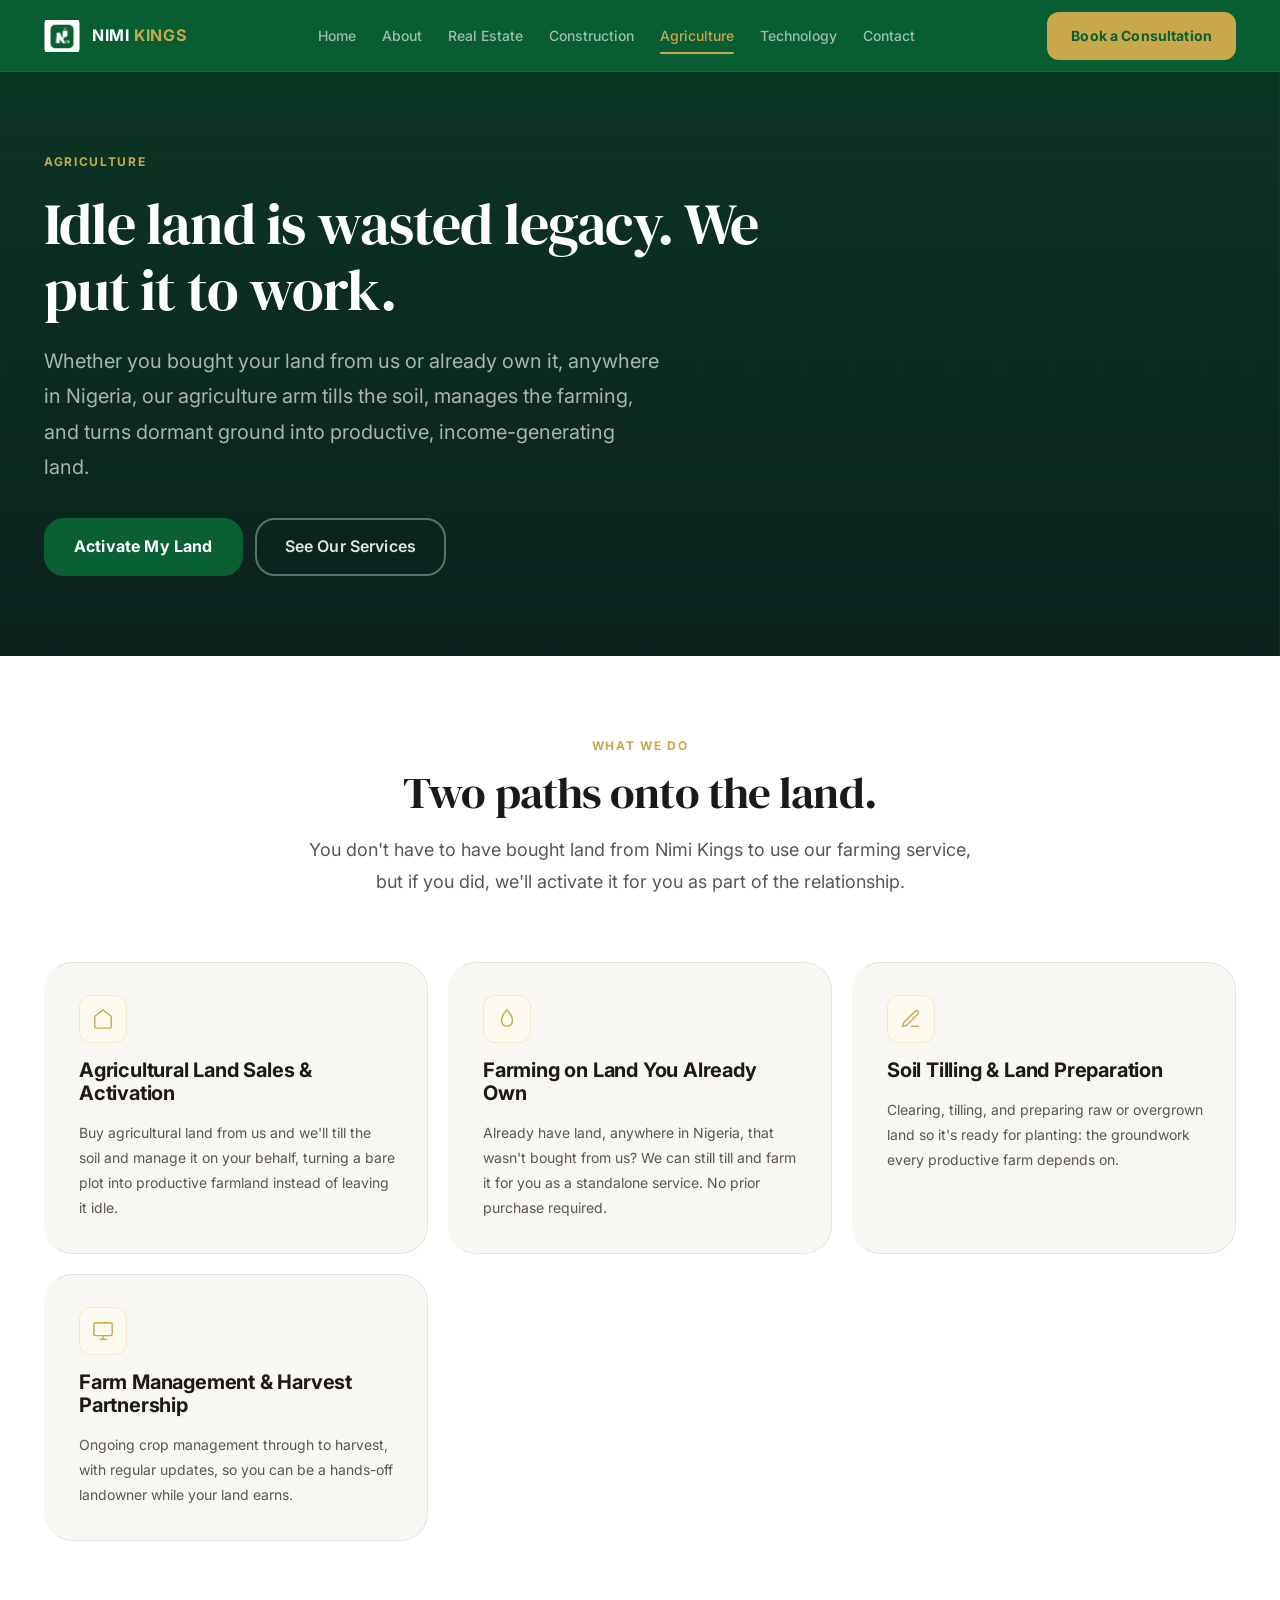
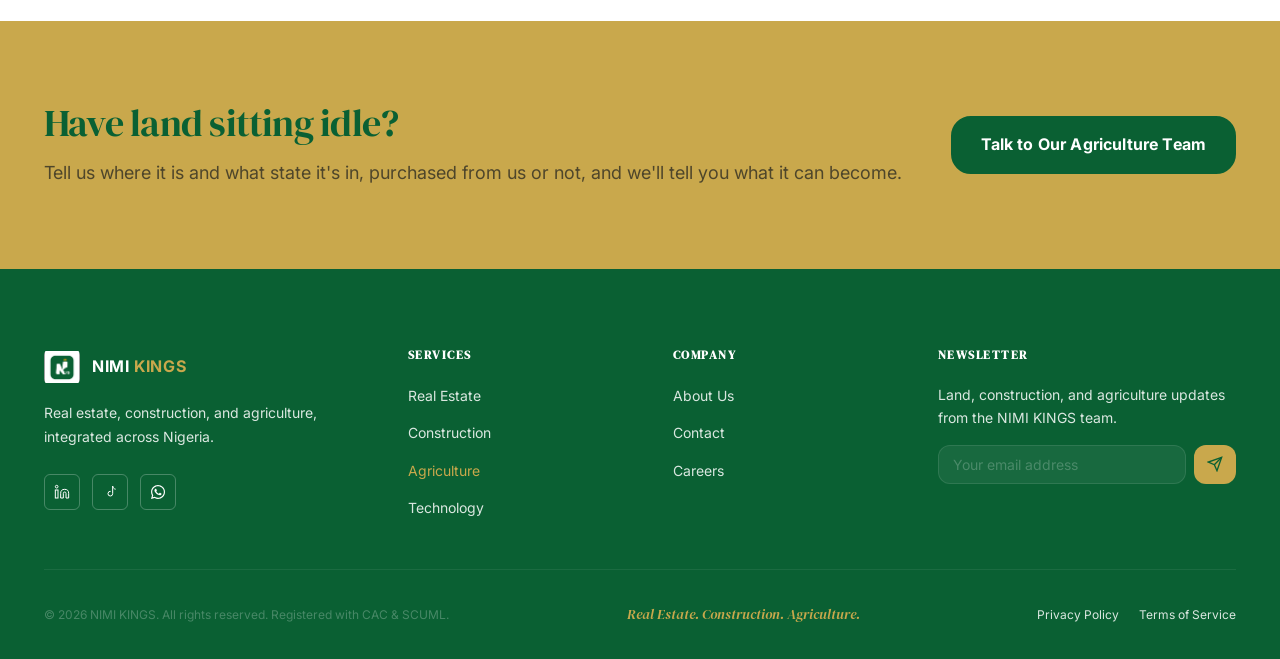
<file: agriculture.html>
<!DOCTYPE html>
<html lang="en">
<head>
  <meta charset="UTF-8" />
  <meta name="viewport" content="width=device-width, initial-scale=1.0" />
  <meta name="description" content="NIMI KINGS Agriculture: Land activation, soil tilling, and farming services across Nigeria, on land bought from us or land you already own." />
  <title>Agriculture | NIMI KINGS</title>
  <link rel="preconnect" href="https://fonts.googleapis.com" />
  <link rel="preconnect" href="https://fonts.gstatic.com" crossorigin />
  <link href="https://fonts.googleapis.com/css2?family=DM+Serif+Display:ital@0;1&family=Inter:wght@400;500;600;700;800&display=swap" rel="stylesheet" />
  <link rel="stylesheet" href="styles.css" />
</head>
<body>

  <div class="preloader" id="preloader" aria-hidden="true">
    <div class="preloader-inner">
      <img src="logo.jpg" alt="" class="preloader-logo" />
      <div class="preloader-text">NIMI <span class="logo-accent">KINGS</span></div>
      <div class="preloader-spinner"></div>
    </div>
  </div>

  <header class="site-header" id="site-header">
    <nav class="nav-container" aria-label="Main navigation">
      <a href="index.html" class="nav-logo" aria-label="NIMI KINGS home">
        <img src="logo.jpg" alt="Nimi Kings" class="logo-img" />
        <span class="logo-text">NIMI <span class="logo-accent">KINGS</span></span>
      </a>
      <ul class="nav-links" role="list">
        <li><a href="index.html" class="nav-link">Home</a></li>
        <li><a href="about.html" class="nav-link">About</a></li>
        <li><a href="real-estate.html" class="nav-link">Real Estate</a></li>
        <li><a href="construction.html" class="nav-link">Construction</a></li>
        <li><a href="agriculture.html" class="nav-link active" aria-current="page">Agriculture</a></li>
        <li><a href="technology.html" class="nav-link">Technology</a></li>
        <li><a href="contact.html" class="nav-link">Contact</a></li>
      </ul>
      <div class="nav-actions">
        <a href="contact.html" class="btn btn-primary nav-cta">Book a Consultation</a>
        <button class="mobile-menu-toggle" id="mobile-menu-toggle" aria-label="Open menu" aria-expanded="false" aria-controls="mobile-nav" type="button">
          <span class="hamburger-bar"></span><span class="hamburger-bar"></span><span class="hamburger-bar"></span>
        </button>
      </div>
    </nav>
  </header>
    <div class="mobile-nav" id="mobile-nav" aria-hidden="true">
      <ul class="mobile-nav-links" role="list">
        <li><a href="index.html" class="mobile-nav-link">Home</a></li>
        <li><a href="about.html" class="mobile-nav-link">About</a></li>
        <li><a href="real-estate.html" class="mobile-nav-link">Real Estate</a></li>
        <li><a href="construction.html" class="mobile-nav-link">Construction</a></li>
        <li><a href="agriculture.html" class="mobile-nav-link active" aria-current="page">Agriculture</a></li>
        <li><a href="technology.html" class="mobile-nav-link">Technology</a></li>
        <li><a href="contact.html" class="mobile-nav-link">Contact</a></li>
      </ul>
      <div class="mobile-nav-cta">
        <a href="contact.html" class="btn btn-primary btn-full">Book a Consultation</a>
      </div>
    </div>

  <main>

    <!-- HERO -->
    <section class="page-hero" aria-label="Agriculture hero">
      <div class="hero-img-layer" aria-hidden="true" style="background-image: url('https://images.unsplash.com/photo-1500937386664-56d1dfef3854?auto=format&fit=crop&w=1800&q=90');"></div>
      <div class="container">
        <div class="page-hero-content animate-fade-up">
          <span class="page-hero-label">Agriculture</span>
          <h1>Idle land is wasted legacy. We put it to work.</h1>
          <p>Whether you bought your land from us or already own it, anywhere in Nigeria, our agriculture arm tills the soil, manages the farming, and turns dormant ground into productive, income-generating land.</p>
          <div class="page-hero-actions">
            <a href="contact.html" class="btn btn-gold btn-lg">Activate My Land</a>
            <a href="#services" class="btn btn-ghost-white btn-lg">See Our Services</a>
          </div>
        </div>
      </div>
    </section>

    <!-- SERVICES -->
    <section class="services-intro" id="services" aria-label="Agriculture services">
      <div class="container">
        <div class="section-header animate-fade-up">
          <span class="section-label">What We Do</span>
          <h2 class="section-title">Two paths onto the land.</h2>
          <p class="section-subtitle">You don't have to have bought land from Nimi Kings to use our farming service, but if you did, we'll activate it for you as part of the relationship.</p>
        </div>
        <div class="services-grid">
          <div class="service-card animate-fade-up delay-1">
            <div class="service-icon" aria-hidden="true">
              <svg xmlns="http://www.w3.org/2000/svg" width="22" height="22" viewBox="0 0 24 24" fill="none" stroke="currentColor" stroke-width="1.5"><path d="M3 9l9-7 9 7v11a2 2 0 0 1-2 2H5a2 2 0 0 1-2-2z"/></svg>
            </div>
            <h4>Agricultural Land Sales &amp; Activation</h4>
            <p>Buy agricultural land from us and we'll till the soil and manage it on your behalf, turning a bare plot into productive farmland instead of leaving it idle.</p>
          </div>
          <div class="service-card animate-fade-up delay-2">
            <div class="service-icon" aria-hidden="true">
              <svg xmlns="http://www.w3.org/2000/svg" width="22" height="22" viewBox="0 0 24 24" fill="none" stroke="currentColor" stroke-width="1.5"><path d="M12 2C8 6 6 10 6 14a6 6 0 0 0 12 0c0-4-2-8-6-12z"/></svg>
            </div>
            <h4>Farming on Land You Already Own</h4>
            <p>Already have land, anywhere in Nigeria, that wasn't bought from us? We can still till and farm it for you as a standalone service. No prior purchase required.</p>
          </div>
          <div class="service-card animate-fade-up delay-1">
            <div class="service-icon" aria-hidden="true">
              <svg xmlns="http://www.w3.org/2000/svg" width="22" height="22" viewBox="0 0 24 24" fill="none" stroke="currentColor" stroke-width="1.5"><path d="M12 20h9"/><path d="M16.5 3.5a2.121 2.121 0 0 1 3 3L7 19l-4 1 1-4L16.5 3.5z"/></svg>
            </div>
            <h4>Soil Tilling &amp; Land Preparation</h4>
            <p>Clearing, tilling, and preparing raw or overgrown land so it's ready for planting: the groundwork every productive farm depends on.</p>
          </div>
          <div class="service-card animate-fade-up delay-2">
            <div class="service-icon" aria-hidden="true">
              <svg xmlns="http://www.w3.org/2000/svg" width="22" height="22" viewBox="0 0 24 24" fill="none" stroke="currentColor" stroke-width="1.5"><rect x="2" y="3" width="20" height="14" rx="2"/><line x1="8" y1="21" x2="16" y2="21"/><line x1="12" y1="17" x2="12" y2="21"/></svg>
            </div>
            <h4>Farm Management &amp; Harvest Partnership</h4>
            <p>Ongoing crop management through to harvest, with regular updates, so you can be a hands-off landowner while your land earns.</p>
          </div>
        </div>
      </div>
    </section>

    <!-- CTA GOLD BAND -->
    <section class="home-cta" aria-label="Agriculture CTA">
      <div class="container">
        <div class="home-cta-inner">
          <div>
            <h2>Have land sitting idle?</h2>
            <p>Tell us where it is and what state it's in, purchased from us or not, and we'll tell you what it can become.</p>
          </div>
          <div class="home-cta-actions">
            <a href="contact.html" class="btn btn-dark btn-lg">Talk to Our Agriculture Team</a>
          </div>
        </div>
      </div>
    </section>

  </main>

  <footer class="site-footer" role="contentinfo">
    <div class="container">
      <div class="footer-top">
        <div>
          <a href="index.html" class="nav-logo footer-logo" aria-label="NIMI KINGS home">
            <img src="logo.jpg" alt="Nimi Kings" class="logo-img" />
            <span class="logo-text">NIMI <span class="logo-accent">KINGS</span></span>
          </a>
          <p class="footer-tagline">Real estate, construction, and agriculture, integrated across Nigeria.</p>
          <div class="footer-socials" aria-label="Social media links">
            <a href="https://www.linkedin.com/in/attah-johnpaul-b8595040b/" class="social-link" aria-label="LinkedIn" target="_blank" rel="noopener noreferrer"><svg xmlns="http://www.w3.org/2000/svg" width="16" height="16" viewBox="0 0 24 24" fill="none" stroke="currentColor" stroke-width="1.5" aria-hidden="true"><path d="M16 8a6 6 0 0 1 6 6v7h-4v-7a2 2 0 0 0-2-2 2 2 0 0 0-2 2v7h-4v-7a6 6 0 0 1 6-6z"/><rect x="2" y="9" width="4" height="12"/><circle cx="4" cy="4" r="2"/></svg></a>
            <a href="https://www.tiktok.com/@nimi.kings.limite" class="social-link" aria-label="TikTok" target="_blank" rel="noopener noreferrer"><svg xmlns="http://www.w3.org/2000/svg" width="16" height="16" viewBox="0 0 24 24" fill="none" stroke="currentColor" stroke-width="1.5" aria-hidden="true"><path d="M16 3v11.5a3.5 3.5 0 1 1-3-3.46"/><path d="M16 3c.3 2.6 2 4.5 4.5 4.8"/></svg></a>
            <a href="https://wa.me/2349049653231" class="social-link" aria-label="WhatsApp" target="_blank" rel="noopener noreferrer"><svg xmlns="http://www.w3.org/2000/svg" width="16" height="16" viewBox="0 0 448 512" fill="currentColor" aria-hidden="true"><path d="M380.9 97.1C339 55.1 283.2 32 223.9 32c-122.4 0-222 99.6-222 222 0 39.1 10.2 77.3 29.6 111L0 480l117.7-30.9c32.4 17.7 68.9 27 106.1 27h.1c122.3 0 224.1-99.6 224.1-222 0-59.3-25.2-115-67.1-157zm-157 341.6c-33.2 0-65.7-8.9-94-25.7l-6.7-4-69.8 18.3L72 359.2l-4.4-7c-18.5-29.4-28.2-63.3-28.2-98.2 0-101.7 82.8-184.5 184.6-184.5 49.3 0 95.6 19.2 130.4 54.1 34.8 34.9 56.2 81.2 56.1 130.5 0 101.8-84.9 184.6-186.6 184.6zm101.2-138.2c-5.5-2.8-32.8-16.2-37.9-18-5.1-1.9-8.8-2.8-12.5 2.8-3.7 5.6-14.3 18-17.6 21.8-3.2 3.7-6.5 4.2-12 1.4-32.6-16.3-54-29.1-75.5-66-5.7-9.8 5.7-9.1 16.3-30.3 1.8-3.7.9-6.9-.5-9.7-1.4-2.8-12.5-30.1-17.1-41.2-4.5-10.8-9.1-9.3-12.5-9.5-3.2-.2-6.9-.2-10.6-.2-3.7 0-9.7 1.4-14.8 6.9-5.1 5.6-19.4 19-19.4 46.3 0 27.3 19.9 53.7 22.6 57.4 2.8 3.7 39.1 59.7 94.8 83.8 35.2 15.2 49 16.5 66.6 13.9 10.7-1.6 32.8-13.4 37.4-26.4 4.6-13 4.6-24.1 3.2-26.4-1.3-2.5-5-3.9-10.5-6.6z"/></svg></a>
          </div>
        </div>
        <nav class="footer-nav" aria-label="Footer navigation">
          <div>
            <h3 class="footer-nav-title">Services</h3>
            <ul class="footer-nav-list" role="list">
              <li><a href="real-estate.html" class="footer-link">Real Estate</a></li>
              <li><a href="construction.html" class="footer-link">Construction</a></li>
              <li><a href="agriculture.html" class="footer-link active">Agriculture</a></li>
              <li><a href="technology.html" class="footer-link">Technology</a></li>
            </ul>
          </div>
          <div>
            <h3 class="footer-nav-title">Company</h3>
            <ul class="footer-nav-list" role="list">
              <li><a href="about.html" class="footer-link">About Us</a></li>
              <li><a href="contact.html" class="footer-link">Contact</a></li>
              <li><a href="#" class="footer-link">Careers</a></li>
            </ul>
          </div>
          <div>
            <h3 class="footer-nav-title">Newsletter</h3>
            <p class="footer-newsletter-desc">Land, construction, and agriculture updates from the NIMI KINGS team.</p>
            <form class="newsletter-wrap" id="newsletter-form" aria-label="Newsletter signup">
              <input type="email" class="newsletter-input" placeholder="Your email address" aria-label="Email for newsletter" required />
              <button type="submit" class="newsletter-btn" aria-label="Subscribe">
                <svg xmlns="http://www.w3.org/2000/svg" width="16" height="16" viewBox="0 0 24 24" fill="none" stroke="currentColor" stroke-width="2" aria-hidden="true"><line x1="22" y1="2" x2="11" y2="13"/><polygon points="22 2 15 22 11 13 2 9 22 2"/></svg>
              </button>
            </form>
          </div>
        </nav>
      </div>
      <div class="footer-bottom">
        <p class="footer-copy">&copy; 2026 NIMI KINGS. All rights reserved. Registered with CAC &amp; SCUML.</p>
        <p class="footer-made">Real Estate. Construction. Agriculture.</p>
        <div class="footer-legal">
          <a href="#" class="footer-link">Privacy Policy</a>
          <a href="#" class="footer-link">Terms of Service</a>
        </div>
      </div>
    </div>
  </footer>

  <script src="script.js"></script>
</body>
</html>
</file>
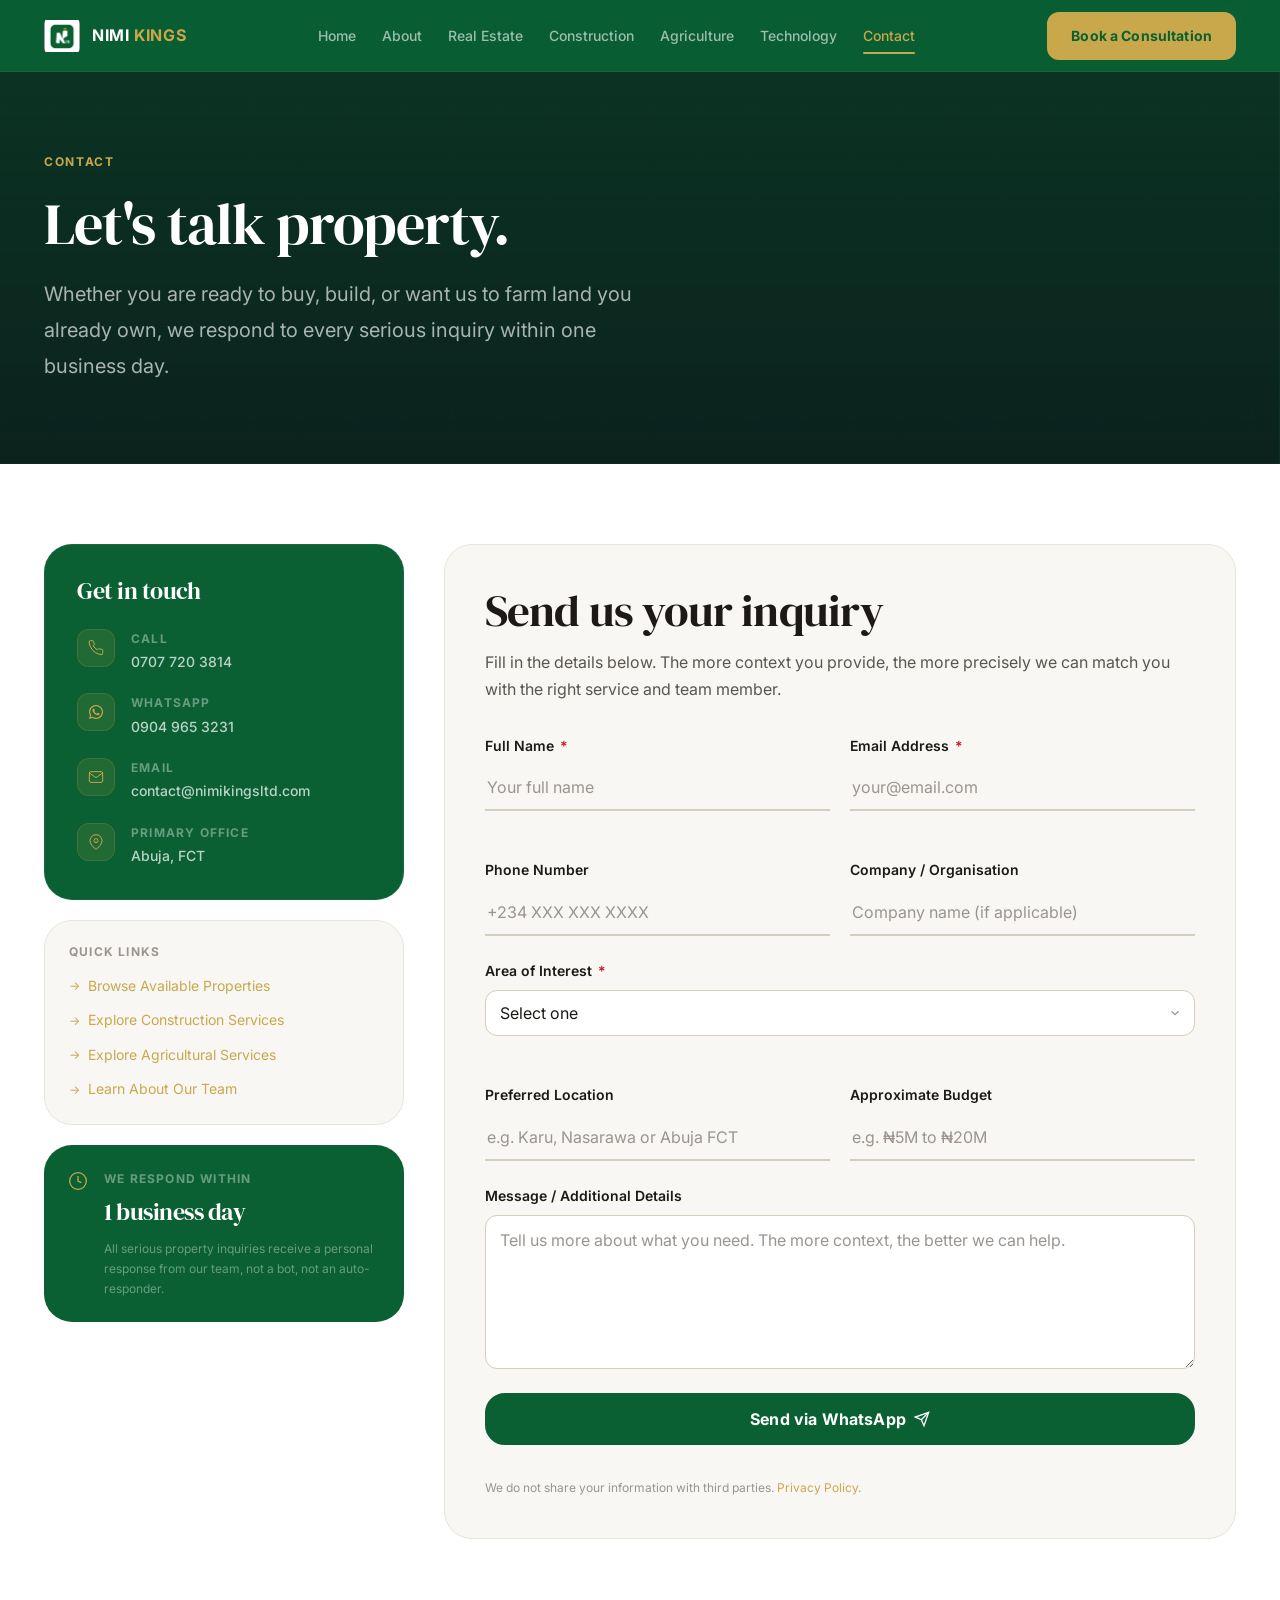
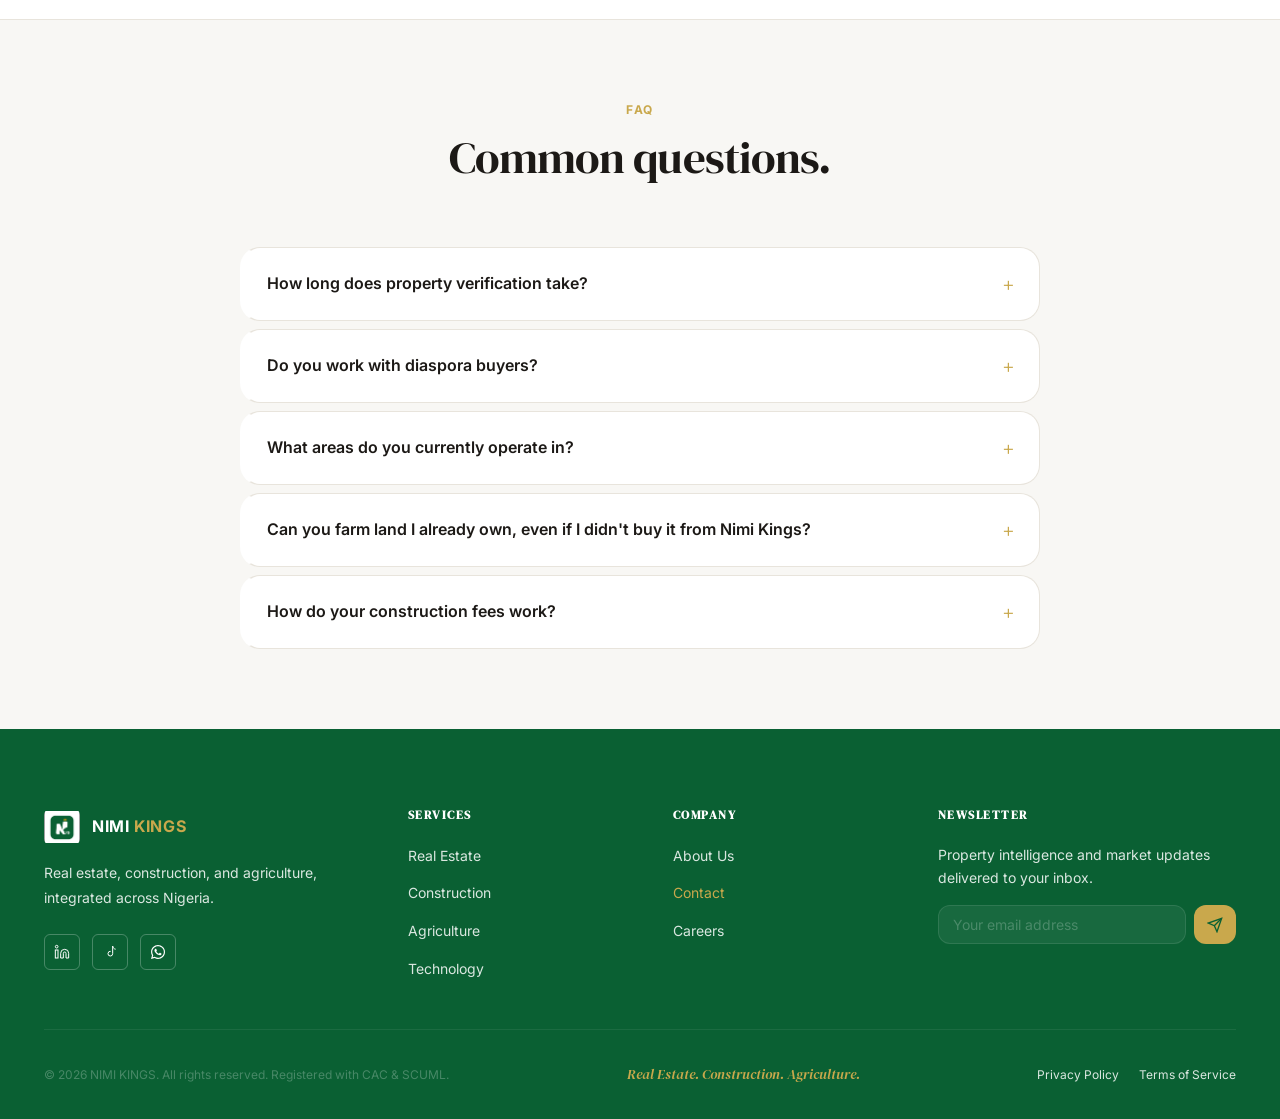
<file: contact.html>
<!DOCTYPE html>
<html lang="en">
<head>
  <meta charset="UTF-8" />
  <meta name="viewport" content="width=device-width, initial-scale=1.0" />
  <meta name="description" content="Contact NIMI KINGS: Book a consultation, send a property inquiry, or reach our team in Lagos, Nasarawa, Abuja, or Kogi." />
  <title>Contact | NIMI KINGS</title>
  <link rel="preconnect" href="https://fonts.googleapis.com" />
  <link rel="preconnect" href="https://fonts.gstatic.com" crossorigin />
  <link href="https://fonts.googleapis.com/css2?family=DM+Serif+Display:ital@0;1&family=Inter:wght@400;500;600;700;800&display=swap" rel="stylesheet" />
  <link rel="stylesheet" href="styles.css" />
</head>
<body>

  <div class="preloader" id="preloader" aria-hidden="true">
    <div class="preloader-inner">
      <img src="logo.jpg" alt="" class="preloader-logo" />
      <div class="preloader-text">NIMI <span class="logo-accent">KINGS</span></div>
      <div class="preloader-spinner"></div>
    </div>
  </div>

  <header class="site-header" id="site-header">
    <nav class="nav-container" aria-label="Main navigation">
      <a href="index.html" class="nav-logo" aria-label="NIMI KINGS home">
        <img src="logo.jpg" alt="Nimi Kings" class="logo-img" />
        <span class="logo-text">NIMI <span class="logo-accent">KINGS</span></span>
      </a>
      <ul class="nav-links" role="list">
        <li><a href="index.html" class="nav-link">Home</a></li>
        <li><a href="about.html" class="nav-link">About</a></li>
        <li><a href="real-estate.html" class="nav-link">Real Estate</a></li>
        <li><a href="construction.html" class="nav-link">Construction</a></li>
        <li><a href="agriculture.html" class="nav-link">Agriculture</a></li>
        <li><a href="technology.html" class="nav-link">Technology</a></li>
        <li><a href="contact.html" class="nav-link active" aria-current="page">Contact</a></li>
      </ul>
      <div class="nav-actions">
        <a href="contact.html" class="btn btn-primary nav-cta">Book a Consultation</a>
        <button class="mobile-menu-toggle" id="mobile-menu-toggle" aria-label="Open menu" aria-expanded="false" aria-controls="mobile-nav" type="button">
          <span class="hamburger-bar"></span><span class="hamburger-bar"></span><span class="hamburger-bar"></span>
        </button>
      </div>
    </nav>
  </header>
    <div class="mobile-nav" id="mobile-nav" aria-hidden="true">
      <ul class="mobile-nav-links" role="list">
        <li><a href="index.html" class="mobile-nav-link">Home</a></li>
        <li><a href="about.html" class="mobile-nav-link">About</a></li>
        <li><a href="real-estate.html" class="mobile-nav-link">Real Estate</a></li>
        <li><a href="construction.html" class="mobile-nav-link">Construction</a></li>
        <li><a href="agriculture.html" class="mobile-nav-link">Agriculture</a></li>
        <li><a href="technology.html" class="mobile-nav-link">Technology</a></li>
        <li><a href="contact.html" class="mobile-nav-link active" aria-current="page">Contact</a></li>
      </ul>
      <div class="mobile-nav-cta">
        <a href="contact.html" class="btn btn-primary btn-full">Book a Consultation</a>
      </div>
    </div>

  <main>

    <!-- HERO -->
    <section class="page-hero page-hero-compact" aria-label="Contact hero">
      <div class="hero-img-layer" aria-hidden="true" style="background-image: url('https://images.unsplash.com/photo-1596524430615-b46475ddff6e?auto=format&fit=crop&w=1800&q=90');"></div>
      <div class="container">
        <div class="page-hero-content animate-fade-up">
          <span class="page-hero-label">Contact</span>
          <h1>Let's talk property.</h1>
          <p>Whether you are ready to buy, build, or want us to farm land you already own, we respond to every serious inquiry within one business day.</p>
        </div>
      </div>
    </section>

    <!-- CONTACT LAYOUT -->
    <section class="contact-section" aria-label="Contact form and information">
      <div class="container">
        <div class="contact-layout">

          <!-- SIDEBAR -->
          <aside class="contact-sidebar" aria-label="Contact information">

            <div class="contact-info-card">
              <h3>Get in touch</h3>
              <div class="contact-info-items">
                <div class="contact-info-item">
                  <div class="contact-info-icon" aria-hidden="true">
                    <svg xmlns="http://www.w3.org/2000/svg" width="16" height="16" viewBox="0 0 24 24" fill="none" stroke="currentColor" stroke-width="1.5"><path d="M22 16.92v3a2 2 0 0 1-2.18 2 19.79 19.79 0 0 1-8.63-3.07A19.5 19.5 0 0 1 4.69 12 19.79 19.79 0 0 1 1.61 3.18 2 2 0 0 1 3.6 1h3a2 2 0 0 1 2 1.72c.127.96.361 1.903.7 2.81a2 2 0 0 1-.45 2.11L7.91 8.64a16 16 0 0 0 6 6l.95-.95a2 2 0 0 1 2.11-.45c.907.339 1.85.573 2.81.7A2 2 0 0 1 22 16.92z"/></svg>
                  </div>
                  <div>
                    <div class="contact-info-label">Call</div>
                    <a href="tel:+2347077203814" class="contact-info-val">0707 720 3814</a>
                  </div>
                </div>
                <div class="contact-info-item">
                  <div class="contact-info-icon" aria-hidden="true">
                    <svg xmlns="http://www.w3.org/2000/svg" width="16" height="16" viewBox="0 0 448 512" fill="currentColor"><path d="M380.9 97.1C339 55.1 283.2 32 223.9 32c-122.4 0-222 99.6-222 222 0 39.1 10.2 77.3 29.6 111L0 480l117.7-30.9c32.4 17.7 68.9 27 106.1 27h.1c122.3 0 224.1-99.6 224.1-222 0-59.3-25.2-115-67.1-157zm-157 341.6c-33.2 0-65.7-8.9-94-25.7l-6.7-4-69.8 18.3L72 359.2l-4.4-7c-18.5-29.4-28.2-63.3-28.2-98.2 0-101.7 82.8-184.5 184.6-184.5 49.3 0 95.6 19.2 130.4 54.1 34.8 34.9 56.2 81.2 56.1 130.5 0 101.8-84.9 184.6-186.6 184.6zm101.2-138.2c-5.5-2.8-32.8-16.2-37.9-18-5.1-1.9-8.8-2.8-12.5 2.8-3.7 5.6-14.3 18-17.6 21.8-3.2 3.7-6.5 4.2-12 1.4-32.6-16.3-54-29.1-75.5-66-5.7-9.8 5.7-9.1 16.3-30.3 1.8-3.7.9-6.9-.5-9.7-1.4-2.8-12.5-30.1-17.1-41.2-4.5-10.8-9.1-9.3-12.5-9.5-3.2-.2-6.9-.2-10.6-.2-3.7 0-9.7 1.4-14.8 6.9-5.1 5.6-19.4 19-19.4 46.3 0 27.3 19.9 53.7 22.6 57.4 2.8 3.7 39.1 59.7 94.8 83.8 35.2 15.2 49 16.5 66.6 13.9 10.7-1.6 32.8-13.4 37.4-26.4 4.6-13 4.6-24.1 3.2-26.4-1.3-2.5-5-3.9-10.5-6.6z"/></svg>
                  </div>
                  <div>
                    <div class="contact-info-label">WhatsApp</div>
                    <a href="https://wa.me/2349049653231" class="contact-info-val" target="_blank" rel="noopener noreferrer">0904 965 3231</a>
                  </div>
                </div>
                <div class="contact-info-item">
                  <div class="contact-info-icon" aria-hidden="true">
                    <svg xmlns="http://www.w3.org/2000/svg" width="16" height="16" viewBox="0 0 24 24" fill="none" stroke="currentColor" stroke-width="1.5"><path d="M4 4h16c1.1 0 2 .9 2 2v12c0 1.1-.9 2-2 2H4c-1.1 0-2-.9-2-2V6c0-1.1.9-2 2-2z"/><polyline points="22,6 12,13 2,6"/></svg>
                  </div>
                  <div>
                    <div class="contact-info-label">Email</div>
                    <a href="mailto:contact@nimikingsltd.com" class="contact-info-val">contact@nimikingsltd.com</a>
                  </div>
                </div>
                <div class="contact-info-item">
                  <div class="contact-info-icon" aria-hidden="true">
                    <svg xmlns="http://www.w3.org/2000/svg" width="16" height="16" viewBox="0 0 24 24" fill="none" stroke="currentColor" stroke-width="1.5"><path d="M21 10c0 7-9 13-9 13s-9-6-9-13a9 9 0 0 1 18 0z"/><circle cx="12" cy="10" r="3"/></svg>
                  </div>
                  <div>
                    <div class="contact-info-label">Primary Office</div>
                    <div class="contact-info-val">Abuja, FCT</div>
                  </div>
                </div>
              </div>
            </div>

            <div class="contact-links-card">
              <h4>Quick Links</h4>
              <ul role="list">
                <li><a href="real-estate.html">Browse Available Properties</a></li>
                <li><a href="construction.html">Explore Construction Services</a></li>
                <li><a href="agriculture.html">Explore Agricultural Services</a></li>
                <li><a href="about.html">Learn About Our Team</a></li>
              </ul>
            </div>

            <div class="contact-response-card" aria-label="Response time information">
              <div class="response-card-icon" aria-hidden="true">
                <svg xmlns="http://www.w3.org/2000/svg" width="20" height="20" viewBox="0 0 24 24" fill="none" stroke="currentColor" stroke-width="1.5"><circle cx="12" cy="12" r="10"/><polyline points="12 6 12 12 16 14"/></svg>
              </div>
              <div>
                <div class="response-card-title">We respond within</div>
                <div class="response-card-time">1 business day</div>
                <div class="response-card-note">All serious property inquiries receive a personal response from our team, not a bot, not an auto-responder.</div>
              </div>
            </div>

          </aside>

          <!-- FORM -->
          <div class="contact-form-wrap">
            <div class="contact-form-header">
              <h2>Send us your inquiry</h2>
              <p>Fill in the details below. The more context you provide, the more precisely we can match you with the right service and team member.</p>
            </div>

            <form class="contact-form" id="contact-form" novalidate aria-label="Contact inquiry form">
              <div class="form-row">
                <div class="form-group">
                  <label for="name" class="form-label">Full Name <span class="form-required" aria-hidden="true">*</span></label>
                  <input type="text" id="name" name="name" class="form-input" placeholder="Your full name" autocomplete="name" required aria-required="true" aria-describedby="name-error" />
                  <span class="form-error" id="name-error" role="alert" aria-live="polite"></span>
                </div>
                <div class="form-group">
                  <label for="email" class="form-label">Email Address <span class="form-required" aria-hidden="true">*</span></label>
                  <input type="email" id="email" name="email" class="form-input" placeholder="your@email.com" autocomplete="email" required aria-required="true" aria-describedby="email-error" />
                  <span class="form-error" id="email-error" role="alert" aria-live="polite"></span>
                </div>
              </div>
              <div class="form-row">
                <div class="form-group">
                  <label for="phone" class="form-label">Phone Number</label>
                  <input type="tel" id="phone" name="phone" class="form-input" placeholder="+234 XXX XXX XXXX" autocomplete="tel" />
                </div>
                <div class="form-group">
                  <label for="company" class="form-label">Company / Organisation</label>
                  <input type="text" id="company" name="company" class="form-input" placeholder="Company name (if applicable)" autocomplete="organization" />
                </div>
              </div>
              <div class="form-group">
                <label for="interest" class="form-label">Area of Interest <span class="form-required" aria-hidden="true">*</span></label>
                <select id="interest" name="interest" class="form-input form-select" required aria-required="true" aria-describedby="interest-error">
                  <option value="">Select one</option>
                  <option value="land-purchase">Land Purchase</option>
                  <option value="property-sourcing">Property Sourcing</option>
                  <option value="leasing">Residential / Commercial Leasing</option>
                  <option value="agricultural">Agricultural Land Activation</option>
                  <option value="farming-service">Farming Service on Land I Already Own</option>
                  <option value="construction">Construction Project</option>
                  <option value="renovation">Renovation / Fit-Out</option>
                  <option value="property-management">Property Management</option>
                  <option value="other">Other / General Inquiry</option>
                </select>
                <span class="form-error" id="interest-error" role="alert" aria-live="polite"></span>
              </div>
              <div class="form-row">
                <div class="form-group">
                  <label for="location" class="form-label">Preferred Location</label>
                  <input type="text" id="location" name="location" class="form-input" placeholder="e.g. Karu, Nasarawa or Abuja FCT" />
                </div>
                <div class="form-group">
                  <label for="budget" class="form-label">Approximate Budget</label>
                  <input type="text" id="budget" name="budget" class="form-input" placeholder="e.g. ₦5M to ₦20M" />
                </div>
              </div>
              <div class="form-group">
                <label for="message" class="form-label">Message / Additional Details</label>
                <textarea id="message" name="message" class="form-input form-textarea" placeholder="Tell us more about what you need. The more context, the better we can help." rows="5"></textarea>
              </div>
              <button type="submit" class="btn btn-dark btn-lg btn-full" id="form-submit">
                Send via WhatsApp
                <svg xmlns="http://www.w3.org/2000/svg" width="16" height="16" viewBox="0 0 24 24" fill="none" stroke="currentColor" stroke-width="2" aria-hidden="true"><line x1="22" y1="2" x2="11" y2="13"/><polygon points="22 2 15 22 11 13 2 9 22 2"/></svg>
              </button>
              <p class="form-privacy-note">We do not share your information with third parties. <a href="#">Privacy Policy</a>.</p>
            </form>
          </div>

        </div>
      </div>
    </section>

    <!-- FAQ -->
    <section class="faq-section" aria-label="Frequently asked questions">
      <div class="container">
        <div class="section-header animate-fade-up">
          <span class="section-label">FAQ</span>
          <h2 class="section-title">Common questions.</h2>
        </div>
        <div class="faq-list animate-fade-up delay-1">
          <details class="faq-item">
            <summary class="faq-question">How long does property verification take?</summary>
            <div class="faq-answer">
              <p>A standard verification, covering title history, gazette cross-check, and litigation search, typically takes 5 to 10 business days depending on the property location and the availability of records from the relevant land registry. Complex or disputed properties may take longer. We will give you an honest timeline before starting, and keep you updated throughout.</p>
            </div>
          </details>
          <details class="faq-item">
            <summary class="faq-question">Do you work with diaspora buyers?</summary>
            <div class="faq-answer">
              <p>Yes. A significant portion of our clients are Nigerian diaspora investors based in the UK, US, Canada, and Europe looking to invest in land or property back home. We handle the on-the-ground due diligence, verification, and transaction management on their behalf, with regular documentation and communication throughout. We can conduct consultations via video call.</p>
            </div>
          </details>
          <details class="faq-item">
            <summary class="faq-question">What areas do you currently operate in?</summary>
            <div class="faq-answer">
              <p>Our primary operational areas are Lagos State, Nasarawa State, Abuja outskirts (FCT), and Kogi State. These are the corridors where we have the deepest land registry relationships, the most transaction data, and on-the-ground team presence. We may be able to assist with inquiries in other states on a case-by-case basis, so contact us to discuss.</p>
            </div>
          </details>
          <details class="faq-item">
            <summary class="faq-question">Can you farm land I already own, even if I didn't buy it from Nimi Kings?</summary>
            <div class="faq-answer">
              <p>Yes. Our agricultural service isn't limited to land purchased through us. Bring us land you already own anywhere in Nigeria, and we can till the soil and manage farming on it as a standalone service. If you bought land from us and it's sitting idle, we can activate it the same way. Contact us with the land's location and size and we'll advise on scope.</p>
            </div>
          </details>
          <details class="faq-item">
            <summary class="faq-question">How do your construction fees work?</summary>
            <div class="faq-answer">
              <p>Our construction fees are structured per project, based on detailed Bills of Quantities agreed and signed before any work begins. There are no open-ended cost estimates. We work to a fixed scope and a defined milestone payment structure, so you always know what you owe and when.</p>
            </div>
          </details>
        </div>
      </div>
    </section>

  </main>

  <footer class="site-footer" role="contentinfo">
    <div class="container">
      <div class="footer-top">
        <div>
          <a href="index.html" class="nav-logo footer-logo" aria-label="NIMI KINGS home">
            <img src="logo.jpg" alt="Nimi Kings" class="logo-img" />
            <span class="logo-text">NIMI <span class="logo-accent">KINGS</span></span>
          </a>
          <p class="footer-tagline">Real estate, construction, and agriculture, integrated across Nigeria.</p>
          <div class="footer-socials" aria-label="Social media links">
            <a href="https://www.linkedin.com/in/attah-johnpaul-b8595040b/" class="social-link" aria-label="LinkedIn" target="_blank" rel="noopener noreferrer"><svg xmlns="http://www.w3.org/2000/svg" width="16" height="16" viewBox="0 0 24 24" fill="none" stroke="currentColor" stroke-width="1.5" aria-hidden="true"><path d="M16 8a6 6 0 0 1 6 6v7h-4v-7a2 2 0 0 0-2-2 2 2 0 0 0-2 2v7h-4v-7a6 6 0 0 1 6-6z"/><rect x="2" y="9" width="4" height="12"/><circle cx="4" cy="4" r="2"/></svg></a>
            <a href="https://www.tiktok.com/@nimi.kings.limite" class="social-link" aria-label="TikTok" target="_blank" rel="noopener noreferrer"><svg xmlns="http://www.w3.org/2000/svg" width="16" height="16" viewBox="0 0 24 24" fill="none" stroke="currentColor" stroke-width="1.5" aria-hidden="true"><path d="M16 3v11.5a3.5 3.5 0 1 1-3-3.46"/><path d="M16 3c.3 2.6 2 4.5 4.5 4.8"/></svg></a>
            <a href="https://wa.me/2349049653231" class="social-link" aria-label="WhatsApp" target="_blank" rel="noopener noreferrer"><svg xmlns="http://www.w3.org/2000/svg" width="16" height="16" viewBox="0 0 448 512" fill="currentColor" aria-hidden="true"><path d="M380.9 97.1C339 55.1 283.2 32 223.9 32c-122.4 0-222 99.6-222 222 0 39.1 10.2 77.3 29.6 111L0 480l117.7-30.9c32.4 17.7 68.9 27 106.1 27h.1c122.3 0 224.1-99.6 224.1-222 0-59.3-25.2-115-67.1-157zm-157 341.6c-33.2 0-65.7-8.9-94-25.7l-6.7-4-69.8 18.3L72 359.2l-4.4-7c-18.5-29.4-28.2-63.3-28.2-98.2 0-101.7 82.8-184.5 184.6-184.5 49.3 0 95.6 19.2 130.4 54.1 34.8 34.9 56.2 81.2 56.1 130.5 0 101.8-84.9 184.6-186.6 184.6zm101.2-138.2c-5.5-2.8-32.8-16.2-37.9-18-5.1-1.9-8.8-2.8-12.5 2.8-3.7 5.6-14.3 18-17.6 21.8-3.2 3.7-6.5 4.2-12 1.4-32.6-16.3-54-29.1-75.5-66-5.7-9.8 5.7-9.1 16.3-30.3 1.8-3.7.9-6.9-.5-9.7-1.4-2.8-12.5-30.1-17.1-41.2-4.5-10.8-9.1-9.3-12.5-9.5-3.2-.2-6.9-.2-10.6-.2-3.7 0-9.7 1.4-14.8 6.9-5.1 5.6-19.4 19-19.4 46.3 0 27.3 19.9 53.7 22.6 57.4 2.8 3.7 39.1 59.7 94.8 83.8 35.2 15.2 49 16.5 66.6 13.9 10.7-1.6 32.8-13.4 37.4-26.4 4.6-13 4.6-24.1 3.2-26.4-1.3-2.5-5-3.9-10.5-6.6z"/></svg></a>
          </div>
        </div>
        <nav class="footer-nav" aria-label="Footer navigation">
          <div>
            <h3 class="footer-nav-title">Services</h3>
            <ul class="footer-nav-list" role="list">
              <li><a href="real-estate.html" class="footer-link">Real Estate</a></li>
              <li><a href="construction.html" class="footer-link">Construction</a></li>
              <li><a href="agriculture.html" class="footer-link">Agriculture</a></li>
              <li><a href="technology.html" class="footer-link">Technology</a></li>
            </ul>
          </div>
          <div>
            <h3 class="footer-nav-title">Company</h3>
            <ul class="footer-nav-list" role="list">
              <li><a href="about.html" class="footer-link">About Us</a></li>
              <li><a href="contact.html" class="footer-link active">Contact</a></li>
              <li><a href="#" class="footer-link">Careers</a></li>
            </ul>
          </div>
          <div>
            <h3 class="footer-nav-title">Newsletter</h3>
            <p class="footer-newsletter-desc">Property intelligence and market updates delivered to your inbox.</p>
            <form class="newsletter-wrap" id="newsletter-form" aria-label="Newsletter signup">
              <input type="email" class="newsletter-input" placeholder="Your email address" aria-label="Email for newsletter" required />
              <button type="submit" class="newsletter-btn" aria-label="Subscribe">
                <svg xmlns="http://www.w3.org/2000/svg" width="16" height="16" viewBox="0 0 24 24" fill="none" stroke="currentColor" stroke-width="2" aria-hidden="true"><line x1="22" y1="2" x2="11" y2="13"/><polygon points="22 2 15 22 11 13 2 9 22 2"/></svg>
              </button>
            </form>
          </div>
        </nav>
      </div>
      <div class="footer-bottom">
        <p class="footer-copy">&copy; 2026 NIMI KINGS. All rights reserved. Registered with CAC &amp; SCUML.</p>
        <p class="footer-made">Real Estate. Construction. Agriculture.</p>
        <div class="footer-legal">
          <a href="#" class="footer-link">Privacy Policy</a>
          <a href="#" class="footer-link">Terms of Service</a>
        </div>
      </div>
    </div>
  </footer>

  <script src="script.js"></script>
</body>
</html>
</file>
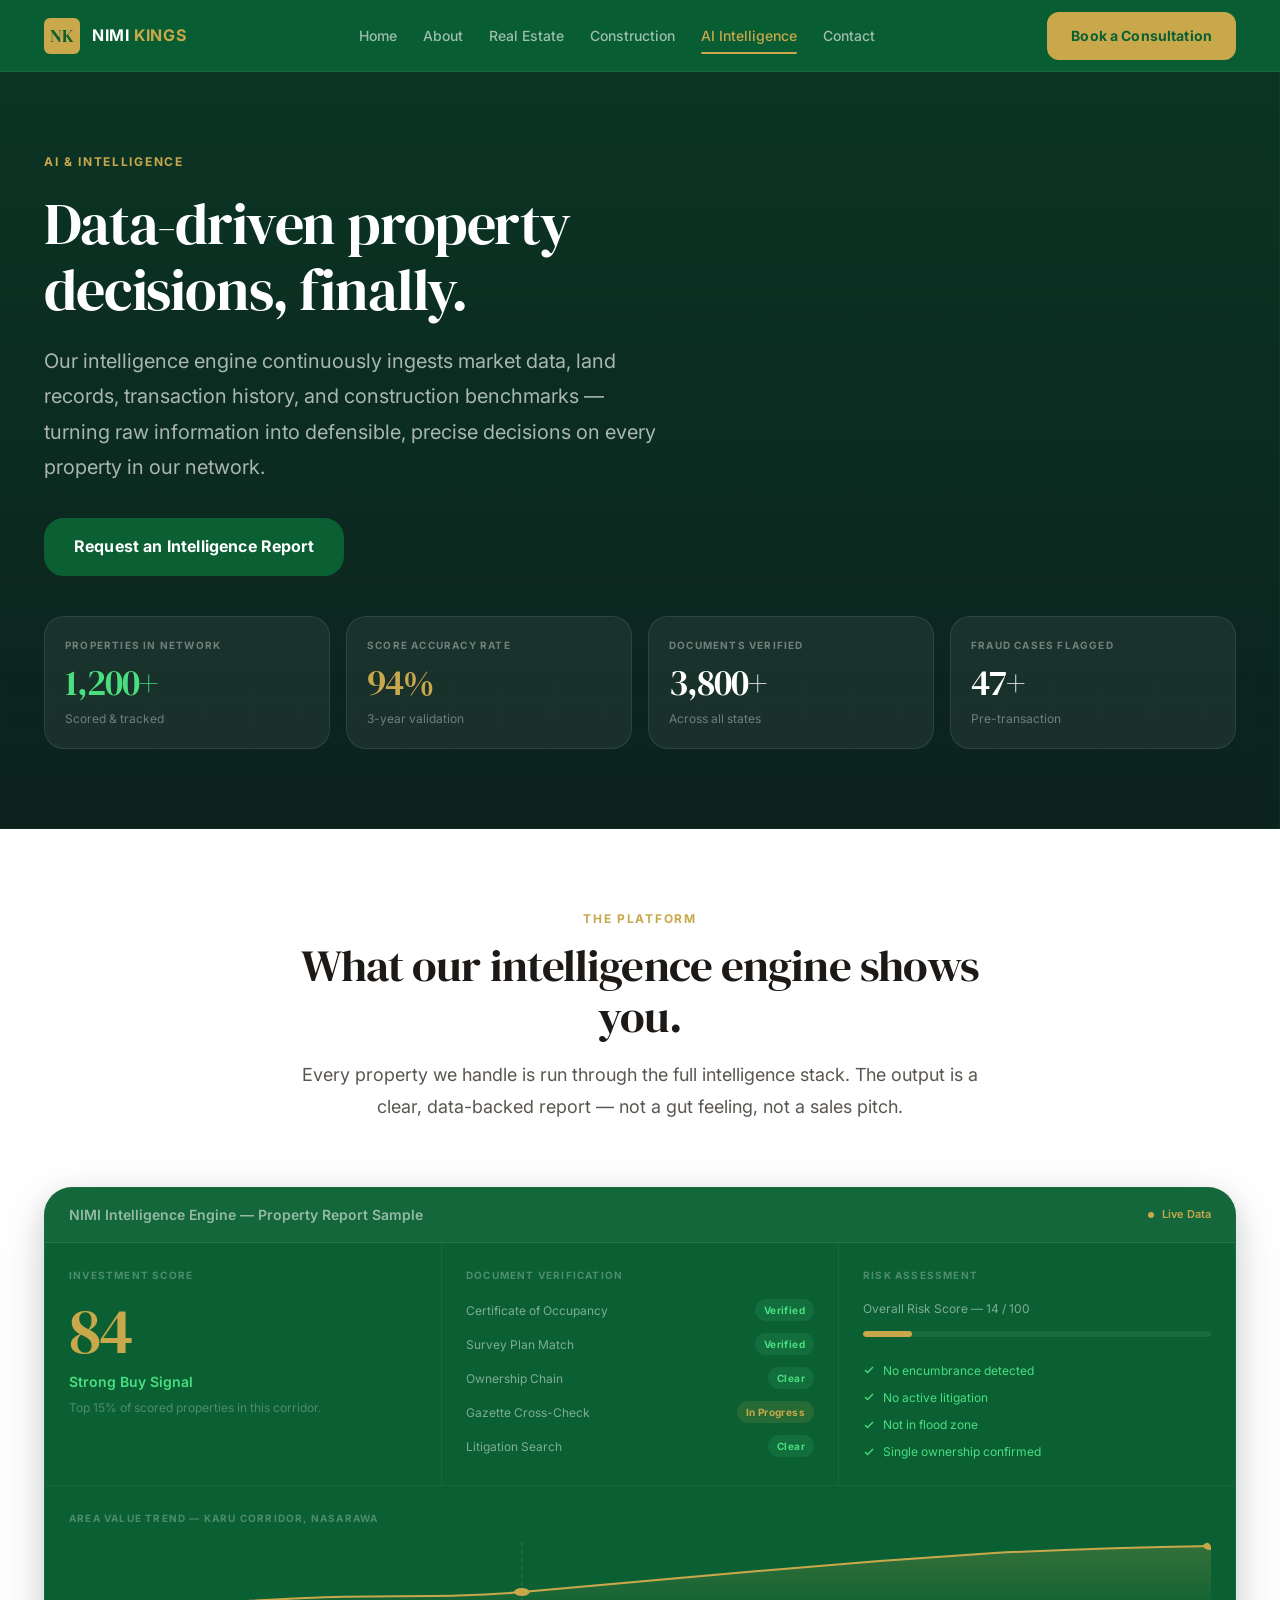
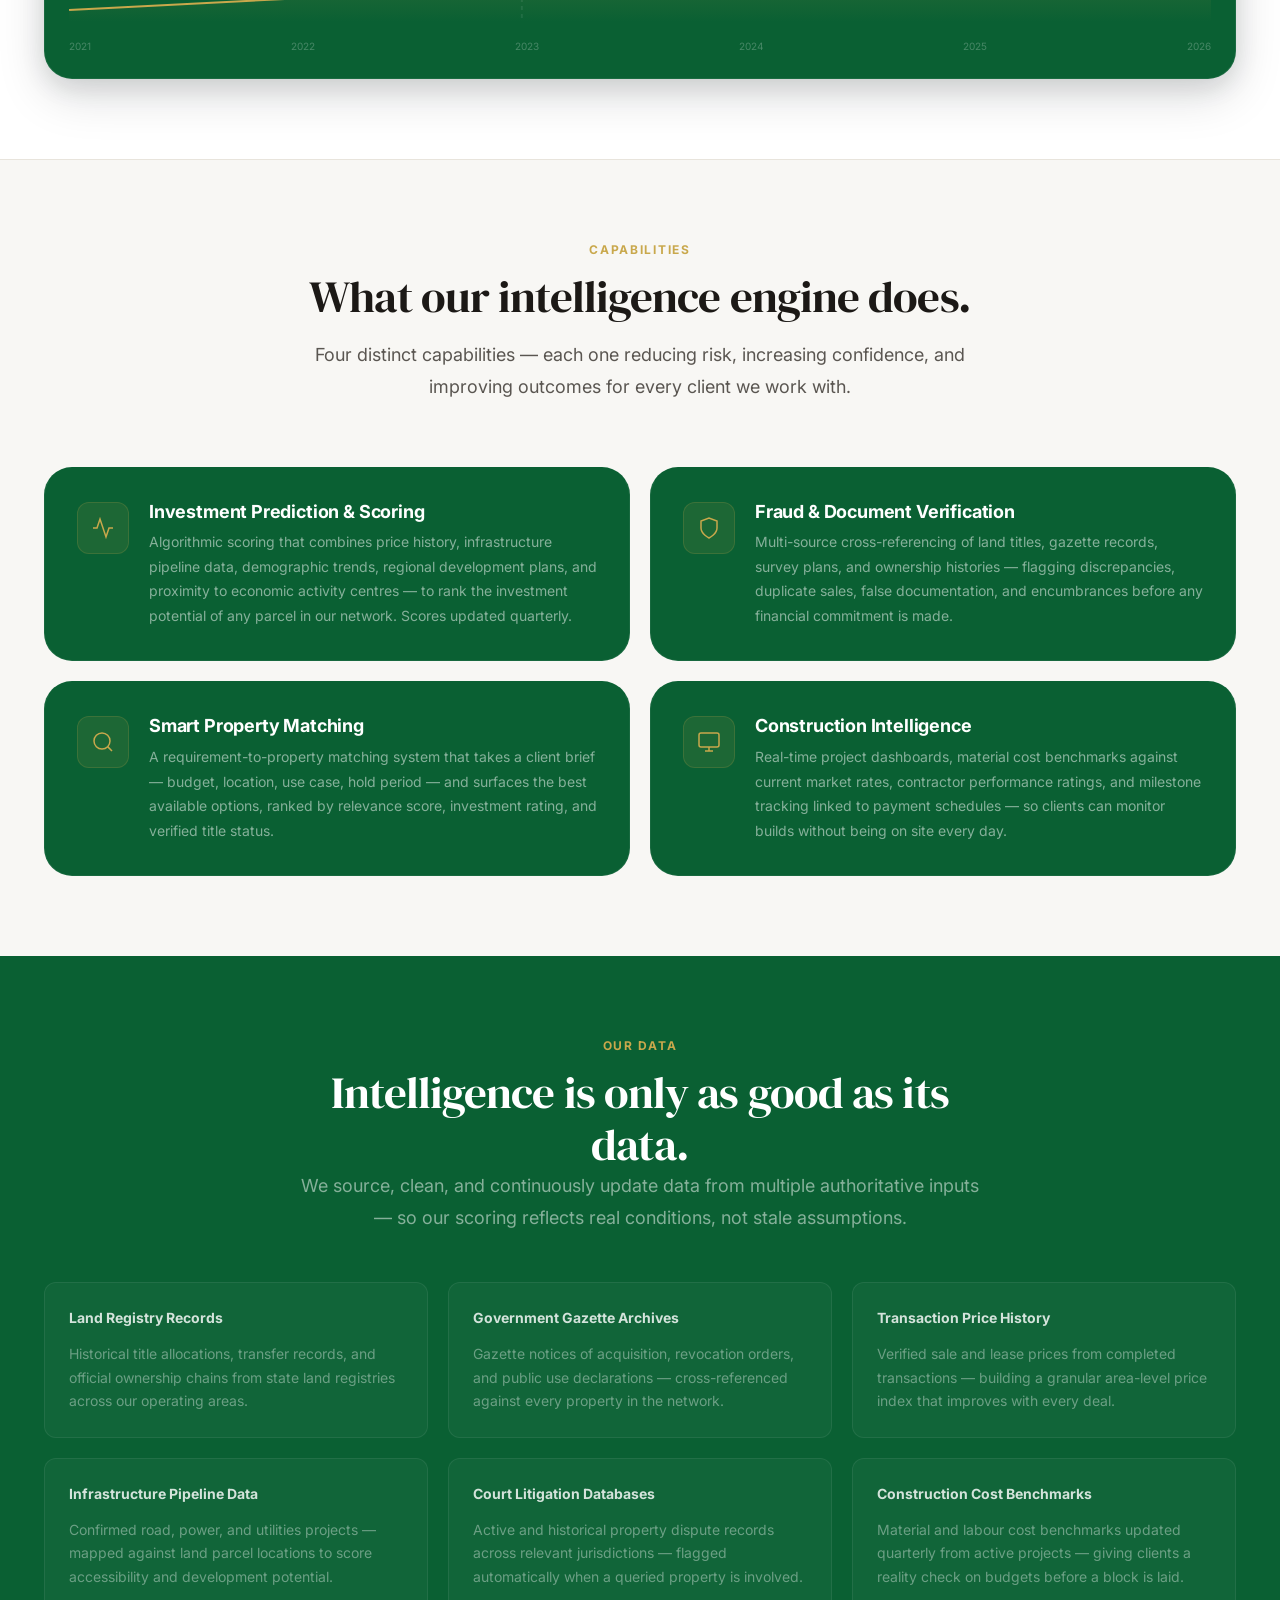
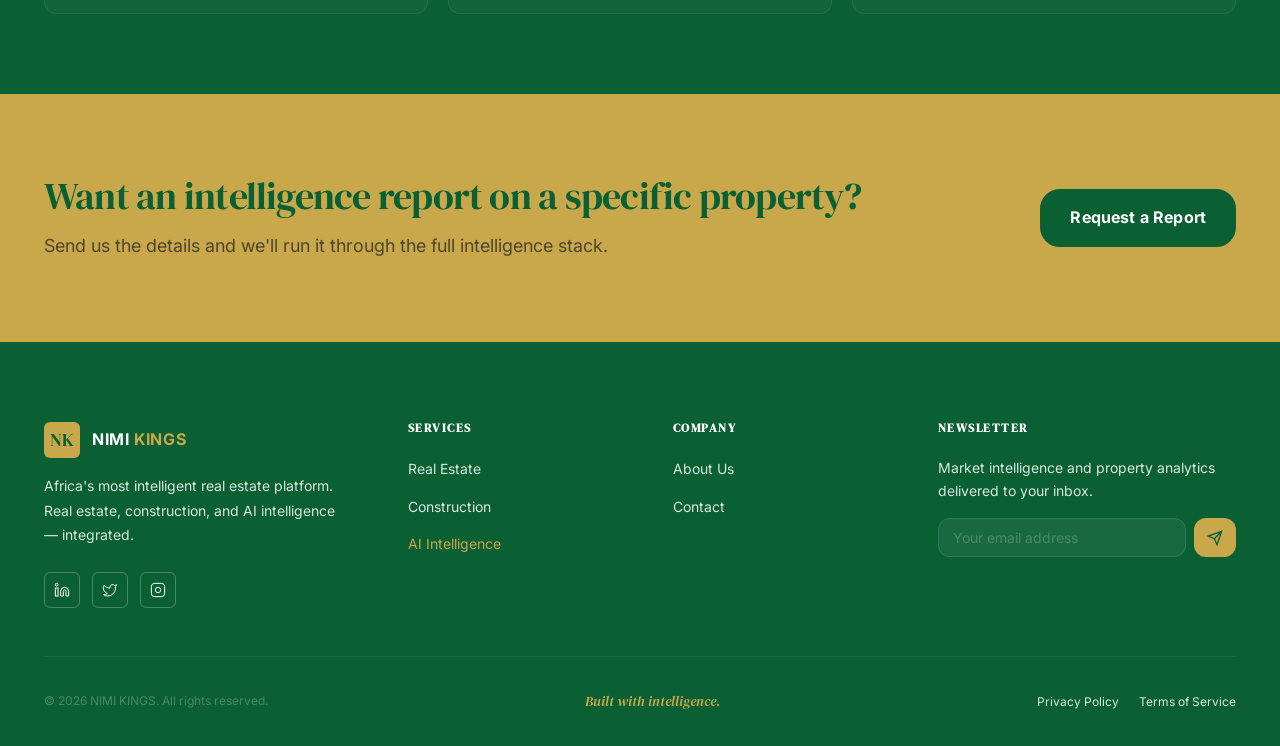
<file: intelligence.html>
<!DOCTYPE html>
<html lang="en">
<head>
  <meta charset="UTF-8" />
  <meta name="viewport" content="width=device-width, initial-scale=1.0" />
  <meta name="description" content="NIMI KINGS AI Intelligence — Investment scoring, document verification, fraud detection, and property market analytics across Nigeria." />
  <title>AI Intelligence — NIMI KINGS</title>
  <link rel="preconnect" href="https://fonts.googleapis.com" />
  <link rel="preconnect" href="https://fonts.gstatic.com" crossorigin />
  <link href="https://fonts.googleapis.com/css2?family=DM+Serif+Display:ital@0;1&family=Inter:wght@400;500;600;700;800&display=swap" rel="stylesheet" />
  <link rel="stylesheet" href="styles.css" />
</head>
<body>

  <header class="site-header" id="site-header">
    <nav class="nav-container" aria-label="Main navigation">
      <a href="index.html" class="nav-logo" aria-label="NIMI KINGS home">
        <span class="logo-mark">NK</span>
        <span class="logo-text">NIMI <span class="logo-accent">KINGS</span></span>
      </a>
      <ul class="nav-links" role="list">
        <li><a href="index.html" class="nav-link">Home</a></li>
        <li><a href="about.html" class="nav-link">About</a></li>
        <li><a href="real-estate.html" class="nav-link">Real Estate</a></li>
        <li><a href="construction.html" class="nav-link">Construction</a></li>
        <li><a href="intelligence.html" class="nav-link active" aria-current="page">AI Intelligence</a></li>
        <li><a href="contact.html" class="nav-link">Contact</a></li>
      </ul>
      <div class="nav-actions">
        <a href="contact.html" class="btn btn-primary nav-cta">Book a Consultation</a>
        <button class="mobile-menu-toggle" id="mobile-menu-toggle" aria-label="Open menu" aria-expanded="false" aria-controls="mobile-nav" type="button">
          <span class="hamburger-bar"></span><span class="hamburger-bar"></span><span class="hamburger-bar"></span>
        </button>
      </div>
    </nav>
    <div class="mobile-nav" id="mobile-nav" aria-hidden="true">
      <ul class="mobile-nav-links" role="list">
        <li><a href="index.html" class="mobile-nav-link">Home</a></li>
        <li><a href="about.html" class="mobile-nav-link">About</a></li>
        <li><a href="real-estate.html" class="mobile-nav-link">Real Estate</a></li>
        <li><a href="construction.html" class="mobile-nav-link">Construction</a></li>
        <li><a href="intelligence.html" class="mobile-nav-link active" aria-current="page">AI Intelligence</a></li>
        <li><a href="contact.html" class="mobile-nav-link">Contact</a></li>
      </ul>
      <div class="mobile-nav-cta">
        <a href="contact.html" class="btn btn-primary btn-full">Book a Consultation</a>
      </div>
    </div>
  </header>

  <main>

    <!-- HERO -->
    <section class="page-hero" aria-label="AI Intelligence hero">
      <div class="hero-img-layer" aria-hidden="true" style="background-image: url('https://images.unsplash.com/photo-1551288049-bebda4e38f71?auto=format&fit=crop&w=1800&q=90');"></div>
      <div class="container">
        <div class="page-hero-content animate-fade-up">
          <span class="page-hero-label">AI &amp; Intelligence</span>
          <h1>Data-driven property decisions, finally.</h1>
          <p>Our intelligence engine continuously ingests market data, land records, transaction history, and construction benchmarks — turning raw information into defensible, precise decisions on every property in our network.</p>
          <div class="page-hero-actions">
            <a href="contact.html" class="btn btn-gold btn-lg">Request an Intelligence Report</a>
          </div>
        </div>

        <div class="intelligence-hero-cards animate-fade-up delay-2">
          <div class="intel-card intel-card-green">
            <div class="intel-card-label">Properties in Network</div>
            <div class="intel-card-value">1,200+</div>
            <div class="intel-card-sub">Scored &amp; tracked</div>
          </div>
          <div class="intel-card intel-card-blue">
            <div class="intel-card-label">Score Accuracy Rate</div>
            <div class="intel-card-value">94%</div>
            <div class="intel-card-sub">3-year validation</div>
          </div>
          <div class="intel-card">
            <div class="intel-card-label">Documents Verified</div>
            <div class="intel-card-value">3,800+</div>
            <div class="intel-card-sub">Across all states</div>
          </div>
          <div class="intel-card">
            <div class="intel-card-label">Fraud Cases Flagged</div>
            <div class="intel-card-value">47+</div>
            <div class="intel-card-sub">Pre-transaction</div>
          </div>
        </div>
      </div>
    </section>

    <!-- DASHBOARD MOCKUP -->
    <section class="dashboard-section" aria-label="Intelligence dashboard">
      <div class="container">
        <div class="section-header animate-fade-up">
          <span class="section-label">The Platform</span>
          <h2 class="section-title">What our intelligence engine shows you.</h2>
          <p class="section-subtitle">Every property we handle is run through the full intelligence stack. The output is a clear, data-backed report — not a gut feeling, not a sales pitch.</p>
        </div>

        <div class="dashboard-mockup animate-fade-up delay-1" role="img" aria-label="NIMI Intelligence Dashboard mockup">
          <div class="dash-topbar">
            <span class="dash-title">NIMI Intelligence Engine — Property Report Sample</span>
            <div class="dash-live">
              <span class="live-pulse" aria-hidden="true"></span>
              Live Data
            </div>
          </div>
          <div class="dash-body">
            <!-- Investment Score panel -->
            <div class="dash-panel">
              <div class="dash-panel-label">Investment Score</div>
              <div class="dash-score" aria-label="Investment score 84 out of 100">84</div>
              <div class="dash-score-label">Strong Buy Signal</div>
              <div class="dash-score-sub">Top 15% of scored properties in this corridor.</div>
            </div>

            <!-- Document Verification panel -->
            <div class="dash-panel">
              <div class="dash-panel-label">Document Verification</div>
              <div class="verify-list">
                <div class="verify-row">
                  <span class="verify-row-label">Certificate of Occupancy</span>
                  <span class="verify-badge verify-badge-ok">Verified</span>
                </div>
                <div class="verify-row">
                  <span class="verify-row-label">Survey Plan Match</span>
                  <span class="verify-badge verify-badge-ok">Verified</span>
                </div>
                <div class="verify-row">
                  <span class="verify-row-label">Ownership Chain</span>
                  <span class="verify-badge verify-badge-ok">Clear</span>
                </div>
                <div class="verify-row">
                  <span class="verify-row-label">Gazette Cross-Check</span>
                  <span class="verify-badge verify-badge-warn">In Progress</span>
                </div>
                <div class="verify-row">
                  <span class="verify-row-label">Litigation Search</span>
                  <span class="verify-badge verify-badge-ok">Clear</span>
                </div>
              </div>
            </div>

            <!-- Risk Assessment panel -->
            <div class="dash-panel dashboard-panel">
              <div class="dash-panel-label">Risk Assessment</div>
              <div class="risk-row">
                <span class="risk-label">Overall Risk Score — 14 / 100</span>
                <div class="risk-bar-bg">
                  <div class="risk-bar risk-bar-fill" style="width:14%;" aria-label="14 percent risk"></div>
                </div>
                <div class="risk-flags">
                  <div class="risk-flag-item">
                    <svg xmlns="http://www.w3.org/2000/svg" width="12" height="12" viewBox="0 0 24 24" fill="none" stroke="#4ADE80" stroke-width="2.5" aria-hidden="true"><polyline points="20 6 9 17 4 12"/></svg>
                    No encumbrance detected
                  </div>
                  <div class="risk-flag-item">
                    <svg xmlns="http://www.w3.org/2000/svg" width="12" height="12" viewBox="0 0 24 24" fill="none" stroke="#4ADE80" stroke-width="2.5" aria-hidden="true"><polyline points="20 6 9 17 4 12"/></svg>
                    No active litigation
                  </div>
                  <div class="risk-flag-item">
                    <svg xmlns="http://www.w3.org/2000/svg" width="12" height="12" viewBox="0 0 24 24" fill="none" stroke="#4ADE80" stroke-width="2.5" aria-hidden="true"><polyline points="20 6 9 17 4 12"/></svg>
                    Not in flood zone
                  </div>
                  <div class="risk-flag-item">
                    <svg xmlns="http://www.w3.org/2000/svg" width="12" height="12" viewBox="0 0 24 24" fill="none" stroke="#4ADE80" stroke-width="2.5" aria-hidden="true"><polyline points="20 6 9 17 4 12"/></svg>
                    Single ownership confirmed
                  </div>
                </div>
              </div>
            </div>

            <!-- Trend chart panel — full width -->
            <div class="dash-panel dash-panel-wide">
              <div class="dash-panel-label">Area Value Trend — Karu Corridor, Nasarawa</div>
              <div class="dash-chart" aria-label="5-year area value trend chart">
                <svg viewBox="0 0 580 80" xmlns="http://www.w3.org/2000/svg" aria-hidden="true" preserveAspectRatio="none">
                  <defs>
                    <linearGradient id="trendFill" x1="0" y1="0" x2="0" y2="1">
                      <stop offset="0%" stop-color="#C9A84C" stop-opacity="0.22"/>
                      <stop offset="100%" stop-color="#C9A84C" stop-opacity="0"/>
                    </linearGradient>
                  </defs>
                  <path d="M0 68 C40 64, 80 60, 120 56 C160 52, 190 57, 230 50 C270 43, 310 36, 350 29 C390 22, 430 16, 470 11 C510 7, 545 5, 580 4" stroke="#C9A84C" stroke-width="2" fill="none"/>
                  <path d="M0 68 C40 64, 80 60, 120 56 C160 52, 190 57, 230 50 C270 43, 310 36, 350 29 C390 22, 430 16, 470 11 C510 7, 545 5, 580 4 L580 80 L0 80 Z" fill="url(#trendFill)"/>
                  <line x1="230" y1="0" x2="230" y2="80" stroke="rgba(255,255,255,0.08)" stroke-width="1" stroke-dasharray="4 4"/>
                  <circle cx="230" cy="50" r="4" fill="#C9A84C"/>
                  <circle cx="580" cy="4" r="4" fill="#C9A84C"/>
                </svg>
              </div>
              <div style="display:flex;justify-content:space-between;margin-top:8px;">
                <span style="font-size:10px;color:rgba(255,255,255,0.25);">2021</span>
                <span style="font-size:10px;color:rgba(255,255,255,0.25);">2022</span>
                <span style="font-size:10px;color:rgba(255,255,255,0.25);">2023</span>
                <span style="font-size:10px;color:rgba(255,255,255,0.25);">2024</span>
                <span style="font-size:10px;color:rgba(255,255,255,0.25);">2025</span>
                <span style="font-size:10px;color:rgba(255,255,255,0.25);">2026</span>
              </div>
            </div>
          </div>
        </div>
      </div>
    </section>

    <!-- AI CAPABILITIES — dark cards -->
    <section class="ai-caps-section" aria-label="AI capabilities">
      <div class="container">
        <div class="section-header animate-fade-up">
          <span class="section-label">Capabilities</span>
          <h2 class="section-title">What our intelligence engine does.</h2>
          <p class="section-subtitle">Four distinct capabilities — each one reducing risk, increasing confidence, and improving outcomes for every client we work with.</p>
        </div>
        <div class="ai-caps-grid">
          <div class="ai-cap-card animate-fade-up delay-1">
            <div class="ai-cap-icon" aria-hidden="true">
              <svg xmlns="http://www.w3.org/2000/svg" width="24" height="24" viewBox="0 0 24 24" fill="none" stroke="currentColor" stroke-width="1.5"><polyline points="22 12 18 12 15 21 9 3 6 12 2 12"/></svg>
            </div>
            <div>
              <h4>Investment Prediction &amp; Scoring</h4>
              <p>Algorithmic scoring that combines price history, infrastructure pipeline data, demographic trends, regional development plans, and proximity to economic activity centres — to rank the investment potential of any parcel in our network. Scores updated quarterly.</p>
            </div>
          </div>
          <div class="ai-cap-card animate-fade-up delay-2">
            <div class="ai-cap-icon" aria-hidden="true">
              <svg xmlns="http://www.w3.org/2000/svg" width="24" height="24" viewBox="0 0 24 24" fill="none" stroke="currentColor" stroke-width="1.5"><path d="M12 22s8-4 8-10V5l-8-3-8 3v7c0 6 8 10 8 10z"/></svg>
            </div>
            <div>
              <h4>Fraud &amp; Document Verification</h4>
              <p>Multi-source cross-referencing of land titles, gazette records, survey plans, and ownership histories — flagging discrepancies, duplicate sales, false documentation, and encumbrances before any financial commitment is made.</p>
            </div>
          </div>
          <div class="ai-cap-card animate-fade-up delay-1">
            <div class="ai-cap-icon" aria-hidden="true">
              <svg xmlns="http://www.w3.org/2000/svg" width="24" height="24" viewBox="0 0 24 24" fill="none" stroke="currentColor" stroke-width="1.5"><circle cx="11" cy="11" r="8"/><line x1="21" y1="21" x2="16.65" y2="16.65"/></svg>
            </div>
            <div>
              <h4>Smart Property Matching</h4>
              <p>A requirement-to-property matching system that takes a client brief — budget, location, use case, hold period — and surfaces the best available options, ranked by relevance score, investment rating, and verified title status.</p>
            </div>
          </div>
          <div class="ai-cap-card animate-fade-up delay-2">
            <div class="ai-cap-icon" aria-hidden="true">
              <svg xmlns="http://www.w3.org/2000/svg" width="24" height="24" viewBox="0 0 24 24" fill="none" stroke="currentColor" stroke-width="1.5"><rect x="2" y="3" width="20" height="14" rx="2"/><line x1="8" y1="21" x2="16" y2="21"/><line x1="12" y1="17" x2="12" y2="21"/></svg>
            </div>
            <div>
              <h4>Construction Intelligence</h4>
              <p>Real-time project dashboards, material cost benchmarks against current market rates, contractor performance ratings, and milestone tracking linked to payment schedules — so clients can monitor builds without being on site every day.</p>
            </div>
          </div>
        </div>
      </div>
    </section>

    <!-- DATA SOURCES BAND -->
    <section class="data-sources-band" aria-label="Our data sources">
      <div style="position:absolute;inset:0;background-image:url('https://images.unsplash.com/photo-1518186285589-2f7649de83e0?auto=format&fit=crop&w=1920&q=80');background-size:cover;background-position:center;opacity:0.07;" aria-hidden="true"></div>
      <div class="container" style="position:relative;z-index:1;">
        <div class="section-header animate-fade-up" style="margin-bottom:var(--space-12);">
          <span class="section-label">Our Data</span>
          <h2 style="color:#FFFFFF;">Intelligence is only as good as its data.</h2>
          <p class="section-subtitle" style="color:rgba(255,255,255,0.50);">We source, clean, and continuously update data from multiple authoritative inputs — so our scoring reflects real conditions, not stale assumptions.</p>
        </div>
        <div class="data-sources-grid animate-fade-up delay-1">
          <div class="data-source-card">
            <div class="data-source-title">Land Registry Records</div>
            <p class="data-source-desc">Historical title allocations, transfer records, and official ownership chains from state land registries across our operating areas.</p>
          </div>
          <div class="data-source-card">
            <div class="data-source-title">Government Gazette Archives</div>
            <p class="data-source-desc">Gazette notices of acquisition, revocation orders, and public use declarations — cross-referenced against every property in the network.</p>
          </div>
          <div class="data-source-card">
            <div class="data-source-title">Transaction Price History</div>
            <p class="data-source-desc">Verified sale and lease prices from completed transactions — building a granular area-level price index that improves with every deal.</p>
          </div>
          <div class="data-source-card">
            <div class="data-source-title">Infrastructure Pipeline Data</div>
            <p class="data-source-desc">Confirmed road, power, and utilities projects — mapped against land parcel locations to score accessibility and development potential.</p>
          </div>
          <div class="data-source-card">
            <div class="data-source-title">Court Litigation Databases</div>
            <p class="data-source-desc">Active and historical property dispute records across relevant jurisdictions — flagged automatically when a queried property is involved.</p>
          </div>
          <div class="data-source-card">
            <div class="data-source-title">Construction Cost Benchmarks</div>
            <p class="data-source-desc">Material and labour cost benchmarks updated quarterly from active projects — giving clients a reality check on budgets before a block is laid.</p>
          </div>
        </div>
      </div>
    </section>

    <!-- CTA GOLD BAND -->
    <section class="home-cta" aria-label="Intelligence CTA">
      <div class="container">
        <div class="home-cta-inner">
          <div>
            <h2>Want an intelligence report on a specific property?</h2>
            <p>Send us the details and we'll run it through the full intelligence stack.</p>
          </div>
          <div class="home-cta-actions">
            <a href="contact.html" class="btn btn-dark btn-lg">Request a Report</a>
          </div>
        </div>
      </div>
    </section>

  </main>

  <footer class="site-footer" role="contentinfo">
    <div class="container">
      <div class="footer-top">
        <div>
          <a href="index.html" class="nav-logo footer-logo" aria-label="NIMI KINGS home">
            <span class="logo-mark">NK</span>
            <span class="logo-text">NIMI <span class="logo-accent">KINGS</span></span>
          </a>
          <p class="footer-tagline">Africa's most intelligent real estate platform. Real estate, construction, and AI intelligence — integrated.</p>
          <div class="footer-socials" aria-label="Social media links">
            <a href="#" class="social-link" aria-label="LinkedIn" rel="noopener noreferrer"><svg xmlns="http://www.w3.org/2000/svg" width="16" height="16" viewBox="0 0 24 24" fill="none" stroke="currentColor" stroke-width="1.5" aria-hidden="true"><path d="M16 8a6 6 0 0 1 6 6v7h-4v-7a2 2 0 0 0-2-2 2 2 0 0 0-2 2v7h-4v-7a6 6 0 0 1 6-6z"/><rect x="2" y="9" width="4" height="12"/><circle cx="4" cy="4" r="2"/></svg></a>
            <a href="#" class="social-link" aria-label="Twitter / X" rel="noopener noreferrer"><svg xmlns="http://www.w3.org/2000/svg" width="16" height="16" viewBox="0 0 24 24" fill="none" stroke="currentColor" stroke-width="1.5" aria-hidden="true"><path d="M22 4s-.7 2.1-2 3.4c1.6 10-9.4 17.3-18 11.6 2.2.1 4.4-.6 6-2C3 15.5.5 9.6 3 5c2.2 2.6 5.6 4.1 9 4-.9-4.2 4-6.6 7-3.8 1.1 0 3-1.2 3-1.2z"/></svg></a>
            <a href="#" class="social-link" aria-label="Instagram" rel="noopener noreferrer"><svg xmlns="http://www.w3.org/2000/svg" width="16" height="16" viewBox="0 0 24 24" fill="none" stroke="currentColor" stroke-width="1.5" aria-hidden="true"><rect x="2" y="2" width="20" height="20" rx="5" ry="5"/><path d="M16 11.37A4 4 0 1 1 12.63 8 4 4 0 0 1 16 11.37z"/><line x1="17.5" y1="6.5" x2="17.51" y2="6.5"/></svg></a>
          </div>
        </div>
        <nav class="footer-nav" aria-label="Footer navigation">
          <div>
            <h3 class="footer-nav-title">Services</h3>
            <ul class="footer-nav-list" role="list">
              <li><a href="real-estate.html" class="footer-link">Real Estate</a></li>
              <li><a href="construction.html" class="footer-link">Construction</a></li>
              <li><a href="intelligence.html" class="footer-link active">AI Intelligence</a></li>
            </ul>
          </div>
          <div>
            <h3 class="footer-nav-title">Company</h3>
            <ul class="footer-nav-list" role="list">
              <li><a href="about.html" class="footer-link">About Us</a></li>
              <li><a href="contact.html" class="footer-link">Contact</a></li>
            </ul>
          </div>
          <div>
            <h3 class="footer-nav-title">Newsletter</h3>
            <p class="footer-newsletter-desc">Market intelligence and property analytics delivered to your inbox.</p>
            <form class="newsletter-wrap" id="newsletter-form" aria-label="Newsletter signup">
              <input type="email" class="newsletter-input" placeholder="Your email address" aria-label="Email for newsletter" required />
              <button type="submit" class="newsletter-btn" aria-label="Subscribe">
                <svg xmlns="http://www.w3.org/2000/svg" width="16" height="16" viewBox="0 0 24 24" fill="none" stroke="currentColor" stroke-width="2" aria-hidden="true"><line x1="22" y1="2" x2="11" y2="13"/><polygon points="22 2 15 22 11 13 2 9 22 2"/></svg>
              </button>
            </form>
          </div>
        </nav>
      </div>
      <div class="footer-bottom">
        <p class="footer-copy">&copy; 2026 NIMI KINGS. All rights reserved.</p>
        <p class="footer-made">Built with intelligence.</p>
        <div class="footer-legal">
          <a href="#" class="footer-link">Privacy Policy</a>
          <a href="#" class="footer-link">Terms of Service</a>
        </div>
      </div>
    </div>
  </footer>

  <script src="script.js"></script>
</body>
</html>
</file>
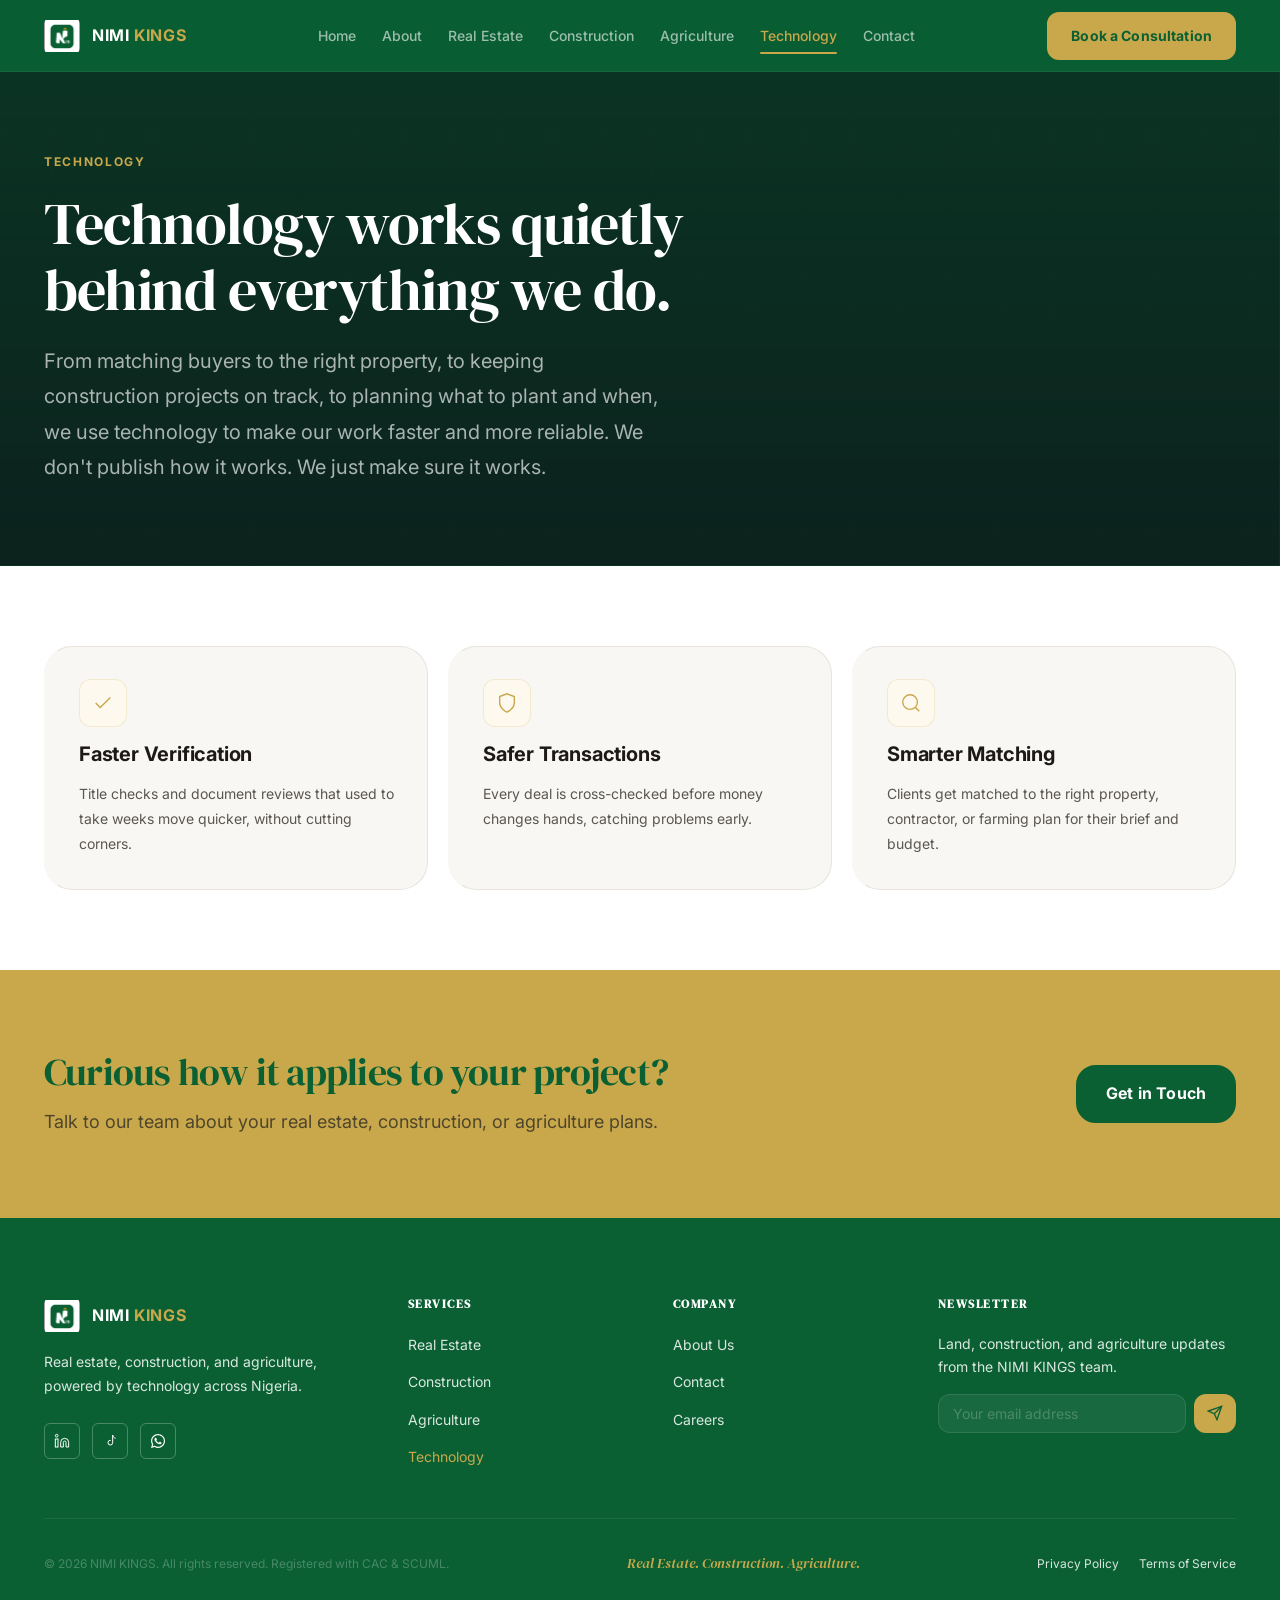
<file: technology.html>
<!DOCTYPE html>
<html lang="en">
<head>
  <meta charset="UTF-8" />
  <meta name="viewport" content="width=device-width, initial-scale=1.0" />
  <meta name="description" content="NIMI KINGS Technology: the systems working quietly behind our real estate, construction, and agriculture work across Nigeria." />
  <title>Technology | NIMI KINGS</title>
  <link rel="preconnect" href="https://fonts.googleapis.com" />
  <link rel="preconnect" href="https://fonts.gstatic.com" crossorigin />
  <link href="https://fonts.googleapis.com/css2?family=DM+Serif+Display:ital@0;1&family=Inter:wght@400;500;600;700;800&display=swap" rel="stylesheet" />
  <link rel="stylesheet" href="styles.css" />
</head>
<body>

  <div class="preloader" id="preloader" aria-hidden="true">
    <div class="preloader-inner">
      <img src="logo.jpg" alt="" class="preloader-logo" />
      <div class="preloader-text">NIMI <span class="logo-accent">KINGS</span></div>
      <div class="preloader-spinner"></div>
    </div>
  </div>

  <header class="site-header" id="site-header">
    <nav class="nav-container" aria-label="Main navigation">
      <a href="index.html" class="nav-logo" aria-label="NIMI KINGS home">
        <img src="logo.jpg" alt="Nimi Kings" class="logo-img" />
        <span class="logo-text">NIMI <span class="logo-accent">KINGS</span></span>
      </a>
      <ul class="nav-links" role="list">
        <li><a href="index.html" class="nav-link">Home</a></li>
        <li><a href="about.html" class="nav-link">About</a></li>
        <li><a href="real-estate.html" class="nav-link">Real Estate</a></li>
        <li><a href="construction.html" class="nav-link">Construction</a></li>
        <li><a href="agriculture.html" class="nav-link">Agriculture</a></li>
        <li><a href="technology.html" class="nav-link active" aria-current="page">Technology</a></li>
        <li><a href="contact.html" class="nav-link">Contact</a></li>
      </ul>
      <div class="nav-actions">
        <a href="contact.html" class="btn btn-primary nav-cta">Book a Consultation</a>
        <button class="mobile-menu-toggle" id="mobile-menu-toggle" aria-label="Open menu" aria-expanded="false" aria-controls="mobile-nav" type="button">
          <span class="hamburger-bar"></span><span class="hamburger-bar"></span><span class="hamburger-bar"></span>
        </button>
      </div>
    </nav>
  </header>
    <div class="mobile-nav" id="mobile-nav" aria-hidden="true">
      <ul class="mobile-nav-links" role="list">
        <li><a href="index.html" class="mobile-nav-link">Home</a></li>
        <li><a href="about.html" class="mobile-nav-link">About</a></li>
        <li><a href="real-estate.html" class="mobile-nav-link">Real Estate</a></li>
        <li><a href="construction.html" class="mobile-nav-link">Construction</a></li>
        <li><a href="agriculture.html" class="mobile-nav-link">Agriculture</a></li>
        <li><a href="technology.html" class="mobile-nav-link active" aria-current="page">Technology</a></li>
        <li><a href="contact.html" class="mobile-nav-link">Contact</a></li>
      </ul>
      <div class="mobile-nav-cta">
        <a href="contact.html" class="btn btn-primary btn-full">Book a Consultation</a>
      </div>
    </div>

  <main>

    <!-- HERO -->
    <section class="page-hero page-hero-compact" aria-label="Technology hero">
      <div class="hero-img-layer" aria-hidden="true" style="background-image: url('https://images.unsplash.com/photo-1518186285589-2f7649de83e0?auto=format&fit=crop&w=1800&q=90');"></div>
      <div class="container">
        <div class="page-hero-content animate-fade-up">
          <span class="page-hero-label">Technology</span>
          <h1>Technology works quietly behind everything we do.</h1>
          <p>From matching buyers to the right property, to keeping construction projects on track, to planning what to plant and when, we use technology to make our work faster and more reliable. We don't publish how it works. We just make sure it works.</p>
        </div>
      </div>
    </section>

    <!-- BRIEF VALUE STRIP -->
    <section class="services-intro" aria-label="What technology gives you">
      <div class="container">
        <div class="services-grid" style="grid-template-columns: repeat(3, 1fr);">
          <div class="service-card animate-fade-up delay-1">
            <div class="service-icon" aria-hidden="true">
              <svg xmlns="http://www.w3.org/2000/svg" width="22" height="22" viewBox="0 0 24 24" fill="none" stroke="currentColor" stroke-width="1.5"><polyline points="20 6 9 17 4 12"/></svg>
            </div>
            <h4>Faster Verification</h4>
            <p>Title checks and document reviews that used to take weeks move quicker, without cutting corners.</p>
          </div>
          <div class="service-card animate-fade-up delay-2">
            <div class="service-icon" aria-hidden="true">
              <svg xmlns="http://www.w3.org/2000/svg" width="22" height="22" viewBox="0 0 24 24" fill="none" stroke="currentColor" stroke-width="1.5"><path d="M12 22s8-4 8-10V5l-8-3-8 3v7c0 6 8 10 8 10z"/></svg>
            </div>
            <h4>Safer Transactions</h4>
            <p>Every deal is cross-checked before money changes hands, catching problems early.</p>
          </div>
          <div class="service-card animate-fade-up delay-3">
            <div class="service-icon" aria-hidden="true">
              <svg xmlns="http://www.w3.org/2000/svg" width="22" height="22" viewBox="0 0 24 24" fill="none" stroke="currentColor" stroke-width="1.5"><circle cx="11" cy="11" r="8"/><line x1="21" y1="21" x2="16.65" y2="16.65"/></svg>
            </div>
            <h4>Smarter Matching</h4>
            <p>Clients get matched to the right property, contractor, or farming plan for their brief and budget.</p>
          </div>
        </div>
      </div>
    </section>

    <!-- CTA GOLD BAND -->
    <section class="home-cta" aria-label="Technology CTA">
      <div class="container">
        <div class="home-cta-inner">
          <div>
            <h2>Curious how it applies to your project?</h2>
            <p>Talk to our team about your real estate, construction, or agriculture plans.</p>
          </div>
          <div class="home-cta-actions">
            <a href="contact.html" class="btn btn-dark btn-lg">Get in Touch</a>
          </div>
        </div>
      </div>
    </section>

  </main>

  <footer class="site-footer" role="contentinfo">
    <div class="container">
      <div class="footer-top">
        <div>
          <a href="index.html" class="nav-logo footer-logo" aria-label="NIMI KINGS home">
            <img src="logo.jpg" alt="Nimi Kings" class="logo-img" />
            <span class="logo-text">NIMI <span class="logo-accent">KINGS</span></span>
          </a>
          <p class="footer-tagline">Real estate, construction, and agriculture, powered by technology across Nigeria.</p>
          <div class="footer-socials" aria-label="Social media links">
            <a href="https://www.linkedin.com/in/attah-johnpaul-b8595040b/" class="social-link" aria-label="LinkedIn" target="_blank" rel="noopener noreferrer"><svg xmlns="http://www.w3.org/2000/svg" width="16" height="16" viewBox="0 0 24 24" fill="none" stroke="currentColor" stroke-width="1.5" aria-hidden="true"><path d="M16 8a6 6 0 0 1 6 6v7h-4v-7a2 2 0 0 0-2-2 2 2 0 0 0-2 2v7h-4v-7a6 6 0 0 1 6-6z"/><rect x="2" y="9" width="4" height="12"/><circle cx="4" cy="4" r="2"/></svg></a>
            <a href="https://www.tiktok.com/@nimi.kings.limite" class="social-link" aria-label="TikTok" target="_blank" rel="noopener noreferrer"><svg xmlns="http://www.w3.org/2000/svg" width="16" height="16" viewBox="0 0 24 24" fill="none" stroke="currentColor" stroke-width="1.5" aria-hidden="true"><path d="M16 3v11.5a3.5 3.5 0 1 1-3-3.46"/><path d="M16 3c.3 2.6 2 4.5 4.5 4.8"/></svg></a>
            <a href="https://wa.me/2349049653231" class="social-link" aria-label="WhatsApp" target="_blank" rel="noopener noreferrer"><svg xmlns="http://www.w3.org/2000/svg" width="16" height="16" viewBox="0 0 448 512" fill="currentColor" aria-hidden="true"><path d="M380.9 97.1C339 55.1 283.2 32 223.9 32c-122.4 0-222 99.6-222 222 0 39.1 10.2 77.3 29.6 111L0 480l117.7-30.9c32.4 17.7 68.9 27 106.1 27h.1c122.3 0 224.1-99.6 224.1-222 0-59.3-25.2-115-67.1-157zm-157 341.6c-33.2 0-65.7-8.9-94-25.7l-6.7-4-69.8 18.3L72 359.2l-4.4-7c-18.5-29.4-28.2-63.3-28.2-98.2 0-101.7 82.8-184.5 184.6-184.5 49.3 0 95.6 19.2 130.4 54.1 34.8 34.9 56.2 81.2 56.1 130.5 0 101.8-84.9 184.6-186.6 184.6zm101.2-138.2c-5.5-2.8-32.8-16.2-37.9-18-5.1-1.9-8.8-2.8-12.5 2.8-3.7 5.6-14.3 18-17.6 21.8-3.2 3.7-6.5 4.2-12 1.4-32.6-16.3-54-29.1-75.5-66-5.7-9.8 5.7-9.1 16.3-30.3 1.8-3.7.9-6.9-.5-9.7-1.4-2.8-12.5-30.1-17.1-41.2-4.5-10.8-9.1-9.3-12.5-9.5-3.2-.2-6.9-.2-10.6-.2-3.7 0-9.7 1.4-14.8 6.9-5.1 5.6-19.4 19-19.4 46.3 0 27.3 19.9 53.7 22.6 57.4 2.8 3.7 39.1 59.7 94.8 83.8 35.2 15.2 49 16.5 66.6 13.9 10.7-1.6 32.8-13.4 37.4-26.4 4.6-13 4.6-24.1 3.2-26.4-1.3-2.5-5-3.9-10.5-6.6z"/></svg></a>
          </div>
        </div>
        <nav class="footer-nav" aria-label="Footer navigation">
          <div>
            <h3 class="footer-nav-title">Services</h3>
            <ul class="footer-nav-list" role="list">
              <li><a href="real-estate.html" class="footer-link">Real Estate</a></li>
              <li><a href="construction.html" class="footer-link">Construction</a></li>
              <li><a href="agriculture.html" class="footer-link">Agriculture</a></li>
              <li><a href="technology.html" class="footer-link active">Technology</a></li>
            </ul>
          </div>
          <div>
            <h3 class="footer-nav-title">Company</h3>
            <ul class="footer-nav-list" role="list">
              <li><a href="about.html" class="footer-link">About Us</a></li>
              <li><a href="contact.html" class="footer-link">Contact</a></li>
              <li><a href="#" class="footer-link">Careers</a></li>
            </ul>
          </div>
          <div>
            <h3 class="footer-nav-title">Newsletter</h3>
            <p class="footer-newsletter-desc">Land, construction, and agriculture updates from the NIMI KINGS team.</p>
            <form class="newsletter-wrap" id="newsletter-form" aria-label="Newsletter signup">
              <input type="email" class="newsletter-input" placeholder="Your email address" aria-label="Email for newsletter" required />
              <button type="submit" class="newsletter-btn" aria-label="Subscribe">
                <svg xmlns="http://www.w3.org/2000/svg" width="16" height="16" viewBox="0 0 24 24" fill="none" stroke="currentColor" stroke-width="2" aria-hidden="true"><line x1="22" y1="2" x2="11" y2="13"/><polygon points="22 2 15 22 11 13 2 9 22 2"/></svg>
              </button>
            </form>
          </div>
        </nav>
      </div>
      <div class="footer-bottom">
        <p class="footer-copy">&copy; 2026 NIMI KINGS. All rights reserved. Registered with CAC &amp; SCUML.</p>
        <p class="footer-made">Real Estate. Construction. Agriculture.</p>
        <div class="footer-legal">
          <a href="#" class="footer-link">Privacy Policy</a>
          <a href="#" class="footer-link">Terms of Service</a>
        </div>
      </div>
    </div>
  </footer>

  <script src="script.js"></script>
</body>
</html>
</file>
<file: styles.css>
/* ============================================================
   NIMI KINGS — styles.css
   Premium Real Estate Platform — Green + Gold + White
   Benchmark: Compass · Luxury Presence · Zillow
   ============================================================ */

/* ===== DESIGN TOKENS ===== */
:root {
  /* Brand */
  --color-green:       #0A6033;
  --color-green-light: #147A43;
  --color-green-mid:   #0E5C38;
  --color-gold:       #C9A84C;
  --color-gold-light: #E8C96A;
  --color-gold-pale:  #FDF9EE;
  --color-btn:        #0A6033;
  --color-btn-light:  #147A43;

  /* Backgrounds */
  --bg-base:     #FFFFFF;
  --bg-surface:  #F8F7F4;
  --bg-elevated: #F0EDE6;
  --bg-dark:     #0A6033;
  --bg-dark-2:   #147A43;

  /* Legacy accent aliases (keep JS/HTML compat) */
  --accent:       #0A6033;
  --accent-hover: #147A43;
  --accent-light: #FDF9EE;
  --accent-mid:   #C9A84C;

  /* Borders */
  --border:      #E8E4DC;
  --border-dark: #D4CEBC;

  /* Text */
  --text-primary:   #1C1916;
  --text-secondary: #5A5651;
  --text-muted:     #9B9490;
  --text-on-dark:   rgba(255,255,255,0.85);
  --text-on-accent: #FFFFFF;

  /* Semantic */
  --color-success: #2D7A4F;
  --color-warning: #B45309;
  --color-danger:  #BE1D2C;
  --color-safe:    #2D7A4F;

  /* Spacing */
  --space-1:  4px;   --space-2:  8px;   --space-3:  12px;
  --space-4:  16px;  --space-5:  20px;  --space-6:  24px;
  --space-8:  32px;  --space-10: 40px;  --space-12: 48px;
  --space-16: 64px;  --space-20: 80px;  --space-24: 96px;
  --space-32: 128px;

  /* Type */
  --font-display: 'DM Serif Display', Georgia, serif;
  --font-sans:    'Inter', system-ui, -apple-system, BlinkMacSystemFont, sans-serif;

  --text-xs:   0.75rem;   --text-sm:   0.875rem;  --text-base: 1rem;
  --text-lg:   1.125rem;  --text-xl:   1.25rem;   --text-2xl:  1.5rem;
  --text-3xl:  1.875rem;  --text-4xl:  2.25rem;   --text-5xl:  3rem;
  --text-6xl:  3.75rem;   --text-7xl:  4.5rem;

  /* Radii */
  --radius-sm:   6px;   --radius-md:   12px;
  --radius-lg:   20px;  --radius-xl:   28px;
  --radius-full: 9999px;

  /* Shadows */
  --shadow-xs: 0 1px 3px rgba(13,17,24,0.06), 0 1px 2px rgba(13,17,24,0.04);
  --shadow-sm: 0 4px 12px rgba(13,17,24,0.08), 0 2px 6px rgba(13,17,24,0.05);
  --shadow-md: 0 8px 24px rgba(13,17,24,0.10), 0 4px 10px rgba(13,17,24,0.07);
  --shadow-lg: 0 16px 48px rgba(13,17,24,0.15), 0 8px 24px rgba(13,17,24,0.10);

  /* Transitions */
  --transition-fast: 150ms ease;
  --transition-base: 240ms ease;
  --transition-slow: 380ms cubic-bezier(0.22, 1, 0.36, 1);

  /* Layout */
  --nav-height:    72px;
  --container-max: 1240px;
  --container-pad: 24px;
}

/* ===== RESET ===== */
*, *::before, *::after { box-sizing: border-box; margin: 0; padding: 0; }
html { scroll-behavior: smooth; -webkit-text-size-adjust: 100%; }

body {
  font-family: var(--font-sans);
  background: var(--bg-base);
  color: var(--text-primary);
  line-height: 1.6;
  font-size: var(--text-base);
  -webkit-font-smoothing: antialiased;
  -moz-osx-font-smoothing: grayscale;
  overflow-x: hidden;
}

img { display: block; max-width: 100%; }
a   { color: inherit; text-decoration: none; }
button { cursor: pointer; font-family: inherit; border: none; background: none; }
ul, ol { list-style: none; }

:focus-visible {
  outline: 2px solid var(--color-gold);
  outline-offset: 3px;
  border-radius: var(--radius-sm);
}

::selection { background: rgba(201,168,76,0.18); color: var(--color-green); }

/* ============================================================
   PRELOADER
   ============================================================ */
.preloader {
  position: fixed;
  inset: 0;
  z-index: 9999;
  background: var(--color-green);
  display: flex;
  align-items: center;
  justify-content: center;
  transition: opacity 0.6s ease, visibility 0.6s ease;
}
.preloader-inner {
  display: flex;
  flex-direction: column;
  align-items: center;
  gap: var(--space-5);
}
.preloader-logo {
  width: 64px; height: 64px;
  border-radius: var(--radius-md);
  object-fit: contain;
  animation: preloader-pulse 1.6s ease-in-out infinite;
}
.preloader-text {
  font-family: var(--font-sans);
  font-size: var(--text-lg);
  font-weight: 700;
  letter-spacing: 0.08em;
  text-transform: uppercase;
  color: #FFFFFF;
}
.preloader-text .logo-accent { color: var(--color-gold); }
.preloader-spinner {
  width: 30px; height: 30px;
  border: 3px solid rgba(255,255,255,0.15);
  border-top-color: var(--color-gold);
  border-radius: 50%;
  animation: preloader-spin 0.9s linear infinite;
}
.preloader.preloader-hide {
  opacity: 0;
  visibility: hidden;
  pointer-events: none;
}
@keyframes preloader-pulse {
  0%, 100% { transform: scale(1); }
  50%      { transform: scale(1.08); }
}
@keyframes preloader-spin {
  to { transform: rotate(360deg); }
}
@media (prefers-reduced-motion: reduce) {
  .preloader-logo, .preloader-spinner { animation: none; }
}

/* ===== LAYOUT ===== */
.container {
  max-width: var(--container-max);
  margin: 0 auto;
  padding: 0 var(--container-pad);
  width: 100%;
}

/* ===== TYPOGRAPHY ===== */
h1, h2, h3, h4, h5 {
  font-family: var(--font-display);
  line-height: 1.15;
  letter-spacing: -0.02em;
  color: var(--text-primary);
  font-weight: 400;
}
h1 { font-size: clamp(2.4rem, 5.5vw, var(--text-7xl)); }
h2 { font-size: clamp(1.9rem, 3.5vw, var(--text-5xl)); }
h3 { font-size: clamp(1.4rem, 2.5vw, var(--text-3xl)); }
h4 { font-size: var(--text-xl); font-family: var(--font-sans); font-weight: 700; letter-spacing: -0.01em; }
p  { color: var(--text-secondary); line-height: 1.78; }

/* ===== BUTTONS ===== */
.btn {
  display: inline-flex;
  align-items: center;
  gap: var(--space-2);
  padding: 11px 22px;
  border-radius: var(--radius-md);
  font-family: var(--font-sans);
  font-size: var(--text-sm);
  font-weight: 600;
  letter-spacing: 0.01em;
  border: 2px solid transparent;
  transition: all var(--transition-base);
  cursor: pointer;
  white-space: nowrap;
  text-decoration: none;
}

/* Navy primary — the flagship button */
.btn-primary,
.btn-gold {
  background: var(--color-btn);
  color: #FFFFFF;
  border-color: var(--color-btn);
  font-weight: 700;
}
.btn-primary:hover,
.btn-gold:hover {
  background: var(--color-btn-light);
  border-color: var(--color-btn-light);
  transform: translateY(-1px);
  box-shadow: 0 6px 20px rgba(10,96,51,0.35);
}

/* Dark button — navy bg white text */
.btn-dark {
  background: var(--color-green);
  color: #FFFFFF;
  border-color: var(--color-green);
  font-weight: 700;
}
.btn-dark:hover {
  background: var(--color-green-light);
  border-color: var(--color-green-light);
  transform: translateY(-1px);
}

/* White button — for use on dark/gold backgrounds */
.btn-white {
  background: #FFFFFF;
  color: var(--color-green);
  border-color: #FFFFFF;
  font-weight: 700;
}
.btn-white:hover {
  background: var(--color-gold-pale);
  border-color: var(--color-gold-pale);
  transform: translateY(-1px);
}

/* Ghost navy — navy border, navy text, transparent */
.btn-outline,
.btn-ghost-gold {
  background: transparent;
  color: var(--color-btn);
  border-color: var(--color-btn);
}
.btn-outline:hover,
.btn-ghost-gold:hover {
  background: var(--color-btn);
  color: #FFFFFF;
  transform: translateY(-1px);
}

/* Ghost white — for dark backgrounds */
.btn-ghost,
.btn-ghost-white {
  background: transparent;
  color: rgba(255,255,255,0.88);
  border-color: rgba(255,255,255,0.35);
}
.btn-ghost:hover,
.btn-ghost-white:hover {
  border-color: rgba(255,255,255,0.7);
  background: rgba(255,255,255,0.08);
}

/* Ghost dark — for gold/light backgrounds */
.btn-ghost-dark {
  background: transparent;
  color: var(--color-green);
  border-color: rgba(13,17,24,0.35);
}
.btn-ghost-dark:hover {
  border-color: var(--color-green);
  background: rgba(13,17,24,0.06);
}

.btn-lg {
  padding: 14px 28px;
  font-size: var(--text-base);
  border-radius: var(--radius-lg);
}
.btn-full { width: 100%; justify-content: center; }

/* ===== SECTION SHARED ===== */
section { padding: var(--space-24) 0; }

/* Eyebrow label — editorial gold text */
.section-label,
.eyebrow {
  display: block;
  font-family: var(--font-sans);
  font-size: var(--text-xs);
  font-weight: 700;
  letter-spacing: 0.14em;
  text-transform: uppercase;
  color: var(--color-gold);
  margin-bottom: var(--space-3);
}

.section-header {
  max-width: 680px;
  margin: 0 auto var(--space-16);
  text-align: center;
}
.section-title { margin-bottom: var(--space-4); }
.section-subtitle { font-size: var(--text-lg); color: var(--text-secondary); line-height: 1.78; }

/* Dark section utility */
.section-dark { background: var(--color-green); }
.section-dark h2, .section-dark h3 { color: #FFFFFF; }
.section-dark p { color: rgba(255,255,255,0.60); }

/* ===== ANCHOR OFFSET (fixed nav clearance) ===== */
[id] { scroll-margin-top: calc(var(--nav-height) + 16px); }

/* ===== PAGE HERO CONTAINER STACKING ===== */
/* Ensure content renders above hero-img-layer (z-index:0) in all browsers */
.page-hero > .container,
.construction-stats > .container,
.verification-band > .container,
.data-sources-band > .container {
  position: relative;
  z-index: 2;
}

/* ===== HERO BG LAYER ===== */
.hero-img-layer {
  position: absolute;
  inset: 0;
  background-size: cover;
  background-position: center;
  background-repeat: no-repeat;
  z-index: 0;
  animation: bg-drift 28s ease-in-out infinite;
  will-change: transform, background-position;
}
.hero-img-layer::after {
  content: '';
  position: absolute;
  inset: 0;
  background: linear-gradient(to bottom, rgba(13,17,24,0.52) 0%, rgba(13,17,24,0.78) 100%);
}

/* ===== MOVING PARTS: subtle background drift + gentle float ===== */
@keyframes bg-drift {
  0%   { background-position: 50% 50%; transform: scale(1.02); }
  50%  { background-position: 56% 44%; transform: scale(1.08); }
  100% { background-position: 50% 50%; transform: scale(1.02); }
}
@keyframes gentle-float {
  0%, 100% { transform: translateY(0); }
  50%      { transform: translateY(-6px); }
}
.service-icon,
.value-icon,
.contact-info-icon,
.step-circle {
  animation: gentle-float 5s ease-in-out infinite;
}
.service-card:nth-child(2n) .service-icon,
.value-card:nth-child(2n) .value-icon { animation-delay: 0.6s; }
.service-card:nth-child(3n) .service-icon { animation-delay: 1.2s; }

@media (prefers-reduced-motion: reduce) {
  .hero-img-layer,
  .service-icon,
  .value-icon,
  .contact-info-icon,
  .step-circle {
    animation: none;
  }
}

/* ===== CARD IMAGES ===== */
.listing-img, .project-img { overflow: hidden; position: relative; }
.listing-img img, .project-img img {
  width: 100%;
  height: 100%;
  object-fit: cover;
  display: block;
  transition: transform 0.5s ease;
}
.listing-card:hover .listing-img img,
.project-card:hover .project-img img { transform: scale(1.05); }

/* ===== ANIMATIONS ===== */
.animate-fade-up {
  opacity: 0;
  transform: translateY(24px);
  transition: opacity 0.55s ease, transform 0.55s ease;
}
.animate-fade-up.visible { opacity: 1; transform: translateY(0); }
.delay-1 { transition-delay: 0.10s; }
.delay-2 { transition-delay: 0.20s; }
.delay-3 { transition-delay: 0.32s; }
.delay-4 { transition-delay: 0.44s; }

/* ============================================================
   NAVIGATION — Dark Glass
   ============================================================ */
.site-header {
  position: fixed;
  top: 0; left: 0; right: 0;
  z-index: 100;
  height: var(--nav-height);
  background: rgba(10,96,51,0.94);
  backdrop-filter: blur(20px);
  -webkit-backdrop-filter: blur(20px);
  border-bottom: 1px solid rgba(255,255,255,0.06);
  transition: box-shadow var(--transition-slow);
}
.site-header.scrolled {
  box-shadow: 0 4px 24px rgba(0,0,0,0.35);
}

.nav-container {
  max-width: var(--container-max);
  margin: 0 auto;
  padding: 0 var(--container-pad);
  height: var(--nav-height);
  display: flex;
  align-items: center;
  gap: var(--space-8);
}

.nav-logo {
  display: flex;
  align-items: center;
  gap: var(--space-3);
  text-decoration: none;
  flex-shrink: 0;
}
.logo-mark {
  width: 36px; height: 36px;
  background: var(--color-gold);
  color: var(--color-green);
  border-radius: var(--radius-sm);
  display: flex;
  align-items: center;
  justify-content: center;
  font-family: var(--font-display);
  font-size: var(--text-lg);
  font-weight: 400;
  flex-shrink: 0;
}
.logo-img {
  width: 36px; height: 36px;
  border-radius: var(--radius-sm);
  object-fit: contain;
  flex-shrink: 0;
}
.logo-text {
  font-family: var(--font-sans);
  font-size: var(--text-base);
  font-weight: 700;
  letter-spacing: 0.04em;
  text-transform: uppercase;
  color: #FFFFFF;
}
.logo-accent { color: var(--color-gold); }

.nav-links {
  display: flex;
  align-items: center;
  gap: 2px;
  flex: 1;
  justify-content: center;
}
.nav-link {
  padding: var(--space-2) var(--space-3);
  font-size: var(--text-sm);
  font-weight: 500;
  color: rgba(255,255,255,0.60);
  border-radius: var(--radius-sm);
  transition: color var(--transition-fast);
  text-decoration: none;
  position: relative;
}
.nav-link::after {
  content: '';
  position: absolute;
  bottom: -2px; left: 50%; right: 50%;
  height: 2px;
  background: var(--color-gold);
  border-radius: 1px;
  transition: left var(--transition-base), right var(--transition-base);
}
.nav-link:hover { color: rgba(255,255,255,0.90); }
.nav-link:hover::after { left: var(--space-3); right: var(--space-3); }
.nav-link.active { color: var(--color-gold); }
.nav-link.active::after { left: var(--space-3); right: var(--space-3); }

.nav-actions {
  display: flex;
  align-items: center;
  gap: var(--space-3);
  flex-shrink: 0;
  margin-left: auto;
}
.nav-cta { display: none; }
@media (min-width: 900px) { .nav-cta { display: inline-flex; } }

/* CTA buttons that sit on the green header/drawer need gold, not green, to stay visible */
.nav-cta,
.mobile-nav-cta .btn {
  background: var(--color-gold);
  color: var(--color-green);
  border-color: var(--color-gold);
}
.nav-cta:hover,
.mobile-nav-cta .btn:hover {
  background: var(--color-gold-light);
  border-color: var(--color-gold-light);
}

.mobile-menu-toggle {
  display: flex;
  flex-direction: column;
  justify-content: center;
  align-items: center;
  gap: 5px;
  width: 38px; height: 38px;
  background: transparent;
  border: 1px solid rgba(255,255,255,0.18) !important;
  border-radius: var(--radius-sm);
  padding: 7px;
}
.hamburger-bar {
  display: block;
  width: 18px; height: 2px;
  background: rgba(255,255,255,0.75);
  border-radius: 2px;
  transition: all var(--transition-base);
}
.mobile-menu-toggle.open .hamburger-bar:nth-child(1) { transform: rotate(45deg) translate(5px, 5px); }
.mobile-menu-toggle.open .hamburger-bar:nth-child(2) { opacity: 0; transform: scaleX(0); }
.mobile-menu-toggle.open .hamburger-bar:nth-child(3) { transform: rotate(-45deg) translate(5px, -5px); }

@media (min-width: 900px) { .mobile-menu-toggle { display: none; } }

.mobile-nav {
  position: fixed;
  top: 0;
  right: 0;
  bottom: 0;
  width: min(300px, 82vw);
  background: var(--color-green);
  border-left: 1px solid rgba(255,255,255,0.08);
  padding: calc(var(--nav-height) + var(--space-4)) var(--container-pad) var(--space-6);
  transform: translateX(100%);
  opacity: 0;
  overflow-y: auto;
  transition: transform var(--transition-slow), opacity var(--transition-slow);
  z-index: 99;
  box-shadow: -8px 0 32px rgba(0,0,0,0.4);
}
.mobile-nav.open { transform: translateX(0); opacity: 1; }

.mobile-nav-links { display: flex; flex-direction: column; gap: var(--space-1); }
.mobile-nav-link {
  display: block;
  padding: var(--space-3) var(--space-4);
  font-size: var(--text-base);
  font-weight: 500;
  color: rgba(255,255,255,0.65);
  border-radius: var(--radius-md);
  transition: all var(--transition-fast);
  text-decoration: none;
}
.mobile-nav-link:hover { color: var(--color-gold); background: rgba(255,255,255,0.05); }
.mobile-nav-link.active { color: var(--color-gold); }
.mobile-nav-cta { display: flex; margin-top: var(--space-4); width: 100%; justify-content: center; }

.mobile-nav-backdrop {
  position: fixed;
  inset: 0;
  background: rgba(0,0,0,0.45);
  opacity: 0;
  pointer-events: none;
  z-index: 98;
  transition: opacity var(--transition-slow);
}
.mobile-nav-backdrop.visible { opacity: 1; pointer-events: auto; }

@media (min-width: 900px) {
  .mobile-nav { display: none; }
  .mobile-nav-backdrop { display: none; }
}

/* ============================================================
   PAGE HERO (inner pages — 60vh)
   ============================================================ */
.page-hero {
  background: var(--color-green);
  min-height: 60vh;
  padding: calc(var(--nav-height) + var(--space-20)) 0 var(--space-20);
  position: relative;
  overflow: hidden;
  display: flex;
  align-items: center;
}
.page-hero-pattern { display: none; }

.page-hero-content {
  position: relative;
  z-index: 2;
  max-width: 740px;
}
.page-hero-label {
  display: block;
  font-size: var(--text-xs);
  font-weight: 700;
  letter-spacing: 0.14em;
  text-transform: uppercase;
  color: var(--color-gold);
  margin-bottom: var(--space-5);
}
.page-hero h1 {
  color: #FFFFFF;
  margin-bottom: var(--space-5);
  font-size: clamp(2rem, 4.5vw, 3.75rem);
}
.page-hero p {
  color: rgba(255,255,255,0.65);
  font-size: var(--text-xl);
  line-height: 1.78;
  max-width: 620px;
}
.page-hero-actions {
  display: flex;
  gap: var(--space-3);
  margin-top: var(--space-8);
  flex-wrap: wrap;
}
.page-hero-compact { min-height: 42vh; }

/* ============================================================
   HOME HERO — Centered full-bleed
   ============================================================ */
.hero {
  background: var(--color-green);
  min-height: 100vh;
  display: flex;
  flex-direction: column;
  position: relative;
  overflow: hidden;
}

.hero-inner {
  flex: 1;
  display: flex;
  flex-direction: column;
  align-items: center;
  justify-content: center;
  text-align: center;
  padding: calc(var(--nav-height) + var(--space-16)) var(--container-pad) var(--space-10);
  position: relative;
  z-index: 2;
  gap: var(--space-10);
  width: 100%;
  max-width: var(--container-max);
  margin: 0 auto;
}

.hero-center { max-width: 740px; }

/* Eyebrow pill */
.hero-badge {
  display: inline-flex;
  align-items: center;
  gap: var(--space-2);
  padding: 6px 18px;
  border: 1.5px solid var(--color-gold);
  border-radius: var(--radius-full);
  font-size: var(--text-xs);
  font-weight: 700;
  letter-spacing: 0.12em;
  text-transform: uppercase;
  color: var(--color-gold);
  margin-bottom: var(--space-6);
}
.badge-dot {
  width: 6px; height: 6px;
  border-radius: 50%;
  background: var(--color-gold);
  flex-shrink: 0;
}

.hero-headline {
  font-family: var(--font-display);
  font-size: clamp(2.8rem, 7.5vw, 4.5rem);
  font-weight: 400;
  letter-spacing: -0.02em;
  line-height: 1.08;
  color: #FFFFFF;
  margin-bottom: var(--space-6);
}
.hero-headline em {
  font-style: italic;
  color: var(--color-gold);
}
.hero-headline .accent-word { color: var(--color-gold); }
.hero-headline-4 { font-size: clamp(2.2rem, 6vw, 3.7rem); }

.hero-sub {
  font-size: clamp(var(--text-base), 2vw, var(--text-xl));
  color: rgba(255,255,255,0.68);
  line-height: 1.78;
  max-width: 580px;
  margin: 0 auto var(--space-8);
}

.hero-actions {
  display: flex;
  gap: var(--space-3);
  flex-wrap: wrap;
  justify-content: center;
}

/* Service quick-links row */
.hero-service-row {
  display: flex;
  align-items: center;
  justify-content: center;
  gap: var(--space-5);
  flex-wrap: wrap;
}
.hero-service-link {
  display: flex;
  align-items: center;
  gap: var(--space-2);
  font-size: var(--text-sm);
  font-weight: 500;
  color: rgba(255,255,255,0.50);
  transition: color var(--transition-fast);
  text-decoration: none;
}
.hero-service-link:hover { color: var(--color-gold); }
.hero-service-sep { color: rgba(255,255,255,0.18); font-size: var(--text-lg); }

/* Legacy hero cards (kept for JS compat — hidden on desktop) */
.hero-cards { display: none; }
.hero-left { display: contents; }
.hero-bg-pattern, .hero-bg-gradient, .hero-bg-gradient-2 { display: none; }

/* Hero search bar */
.hero-search-wrap {
  position: relative;
  z-index: 3;
  padding: 0 var(--container-pad) var(--space-12);
  width: 100%;
  max-width: var(--container-max);
  margin: 0 auto;
}
.hero-search {
  background: #FFFFFF;
  border-radius: var(--radius-lg);
  padding: var(--space-3);
  box-shadow: var(--shadow-lg);
  display: flex;
  align-items: center;
  gap: var(--space-3);
  max-width: 860px;
  margin: 0 auto;
}
.search-tabs {
  display: flex;
  gap: 2px;
  flex-shrink: 0;
}
.search-tab {
  padding: 8px 14px;
  border-radius: var(--radius-sm);
  font-size: var(--text-xs);
  font-weight: 600;
  color: var(--text-muted);
  background: transparent;
  border: none;
  cursor: pointer;
  transition: all var(--transition-fast);
  white-space: nowrap;
  font-family: var(--font-sans);
}
.search-tab:hover { color: var(--text-primary); background: var(--bg-surface); }
.search-tab.active {
  color: var(--color-green);
  background: var(--bg-surface);
}
.search-divider {
  width: 1px; height: 32px;
  background: var(--border);
  flex-shrink: 0;
}
.search-input {
  flex: 1;
  border: none;
  outline: none;
  font-size: var(--text-base);
  color: var(--text-primary);
  font-family: var(--font-sans);
  background: transparent;
  min-width: 0;
}
.search-input::placeholder { color: var(--text-muted); }

/* ============================================================
   STATS BAR
   ============================================================ */
.stats-bar {
  background: var(--bg-base);
  border-bottom: 1px solid var(--border);
  padding: var(--space-10) 0;
}
.stats-grid {
  display: flex;
  align-items: center;
  justify-content: space-around;
  gap: var(--space-4);
  flex-wrap: wrap;
}
.stat-item {
  display: flex;
  flex-direction: column;
  align-items: center;
  text-align: center;
  flex: 1;
  min-width: 120px;
}
.stat-number {
  font-family: var(--font-display);
  font-size: clamp(2.2rem, 4vw, var(--text-7xl));
  font-weight: 400;
  letter-spacing: -0.03em;
  color: var(--color-green);
  line-height: 1;
}
.stat-label {
  font-size: var(--text-xs);
  color: var(--text-muted);
  margin-top: var(--space-2);
  font-weight: 600;
  text-transform: uppercase;
  letter-spacing: 0.08em;
}
.stat-note { display: none; }
.stat-divider {
  width: 1px; height: 48px;
  background: var(--border);
  flex-shrink: 0;
}

/* ============================================================
   THREE PILLARS — Image Card Style
   ============================================================ */
.pillars { background: var(--bg-surface); }

.pillars-grid {
  display: grid;
  grid-template-columns: repeat(4, 1fr);
  gap: var(--space-6);
}

/* New image pillar card */
.pillar-img-card {
  background: var(--bg-base);
  border-radius: var(--radius-lg);
  overflow: hidden;
  box-shadow: var(--shadow-sm);
  text-decoration: none;
  color: inherit;
  display: flex;
  flex-direction: column;
  transition: transform var(--transition-slow), box-shadow var(--transition-slow);
}
.pillar-img-card:hover {
  transform: translateY(-6px);
  box-shadow: var(--shadow-lg);
}
.pillar-img-wrap {
  aspect-ratio: 4/3;
  overflow: hidden;
  position: relative;
}
.pillar-img-wrap img {
  width: 100%; height: 100%;
  object-fit: cover;
  display: block;
  transition: transform 0.5s ease;
}
.pillar-img-card:hover .pillar-img-wrap img { transform: scale(1.05); }
.pillar-img-wrap::after {
  content: '';
  position: absolute;
  inset: 0;
  background: linear-gradient(to top, rgba(13,17,24,0.45) 0%, transparent 55%);
}
.pillar-img-body {
  padding: var(--space-6);
  flex: 1;
  display: flex;
  flex-direction: column;
  gap: var(--space-3);
}
.pillar-img-title {
  font-family: var(--font-display);
  font-size: var(--text-2xl);
  color: var(--text-primary);
  font-weight: 400;
}
.pillar-img-desc {
  font-size: var(--text-sm);
  color: var(--text-secondary);
  line-height: 1.7;
  flex: 1;
}
.pillar-img-cta {
  display: inline-flex;
  align-items: center;
  gap: var(--space-2);
  font-size: var(--text-sm);
  font-weight: 600;
  color: var(--color-gold);
  margin-top: var(--space-2);
  transition: gap var(--transition-fast);
}
.pillar-img-card:hover .pillar-img-cta { gap: var(--space-3); }

/* Legacy icon pillar card (kept for compat) */
.pillar-card {
  border: 1px solid var(--border);
  border-radius: var(--radius-xl);
  padding: var(--space-8);
  display: flex;
  flex-direction: column;
  gap: var(--space-5);
  background: var(--bg-base);
  transition: border-color var(--transition-base), box-shadow var(--transition-base), transform var(--transition-base);
  text-decoration: none;
  color: inherit;
  position: relative;
  overflow: hidden;
}
.pillar-card::before {
  content: '';
  position: absolute;
  top: 0; left: 0; right: 0;
  height: 3px;
  background: var(--color-gold);
  transform: scaleX(0);
  transform-origin: left;
  transition: transform var(--transition-slow);
}
.pillar-card:hover {
  border-color: var(--border-dark);
  box-shadow: var(--shadow-lg);
  transform: translateY(-4px);
}
.pillar-card:hover::before { transform: scaleX(1); }

.pillar-card-featured { background: var(--color-green); border-color: var(--color-green); }
.pillar-card-featured::before { background: var(--color-gold); }
.pillar-card-featured .pillar-title,
.pillar-card-featured .pillar-desc,
.pillar-card-featured .pillar-list li,
.pillar-card-featured .pillar-cta { color: rgba(255,255,255,0.85); }
.pillar-card-featured .pillar-title { color: #FFFFFF; }
.pillar-card-featured .pillar-cta { color: var(--color-gold); border-top-color: rgba(255,255,255,0.12); }
.pillar-card-featured .pillar-icon { background: rgba(201,168,76,0.12); border-color: rgba(201,168,76,0.2); color: var(--color-gold); }
.pillar-card-featured .pillar-list li::before { background: var(--color-gold); }
.pillar-card-featured:hover { transform: translateY(-4px); box-shadow: 0 16px 48px rgba(0,0,0,0.35); }

.pillar-icon {
  width: 52px; height: 52px;
  background: var(--color-gold-pale);
  border: 1px solid rgba(201,168,76,0.2);
  border-radius: var(--radius-md);
  display: flex;
  align-items: center;
  justify-content: center;
  color: var(--color-gold);
  flex-shrink: 0;
}
.pillar-num {
  position: absolute;
  top: var(--space-6); right: var(--space-6);
  font-family: var(--font-display);
  font-size: 4rem;
  font-weight: 400;
  color: rgba(13,17,24,0.05);
  line-height: 1;
  pointer-events: none;
}
.pillar-card-featured .pillar-num { color: rgba(255,255,255,0.07); }
.pillar-title { font-family: var(--font-display); font-size: var(--text-2xl); color: var(--text-primary); font-weight: 400; }
.pillar-desc  { font-size: var(--text-sm); color: var(--text-secondary); line-height: 1.7; flex: 1; }
.pillar-list  { display: flex; flex-direction: column; gap: var(--space-2); }
.pillar-list li {
  font-size: var(--text-sm);
  color: var(--text-secondary);
  padding-left: var(--space-4);
  position: relative;
}
.pillar-list li::before {
  content: '';
  position: absolute;
  left: 0; top: 10px;
  width: 6px; height: 1.5px;
  background: var(--color-gold);
  border-radius: 1px;
}
.pillar-cta {
  display: flex;
  align-items: center;
  gap: var(--space-2);
  font-size: var(--text-sm);
  font-weight: 600;
  color: var(--color-gold);
  padding-top: var(--space-4);
  border-top: 1px solid var(--border);
  margin-top: auto;
  transition: gap var(--transition-fast);
  text-decoration: none;
}
.pillar-cta:hover { gap: var(--space-3); }

/* ============================================================
   HOW IT WORKS
   ============================================================ */
.how-it-works {
  background: var(--color-green);
  border-top: none;
  border-bottom: none;
}
.how-it-works .section-header h2 { color: #FFFFFF; }
.how-it-works .section-subtitle { color: rgba(255,255,255,0.55); }

.how-steps {
  display: grid;
  grid-template-columns: repeat(4, 1fr);
  gap: var(--space-5);
  counter-reset: steps;
  position: relative;
}
.how-steps::before {
  content: '';
  position: absolute;
  top: 28px; left: 15%;
  right: 15%;
  height: 2px;
  background: linear-gradient(to right, rgba(201,168,76,0.3) 0%, var(--color-gold) 50%, rgba(201,168,76,0.3) 100%);
  z-index: 0;
}

.how-step {
  background: rgba(255,255,255,0.04);
  border: 1px solid rgba(255,255,255,0.07);
  border-radius: var(--radius-xl);
  padding: var(--space-6);
  display: flex;
  flex-direction: column;
  gap: var(--space-3);
  transition: box-shadow var(--transition-base), background var(--transition-base);
  position: relative;
  z-index: 1;
}
.how-step:hover {
  background: rgba(255,255,255,0.07);
  box-shadow: 0 8px 32px rgba(0,0,0,0.25);
}

.how-step-num {
  width: 40px; height: 40px;
  background: var(--color-gold);
  color: var(--color-green);
  border-radius: 50%;
  display: flex;
  align-items: center;
  justify-content: center;
  font-family: var(--font-display);
  font-size: var(--text-lg);
  font-weight: 400;
  flex-shrink: 0;
  margin-bottom: var(--space-2);
}
.how-step h4 { font-size: var(--text-base); font-weight: 700; color: #FFFFFF; font-family: var(--font-sans); }
.how-step p  { font-size: var(--text-sm); color: rgba(255,255,255,0.50); line-height: 1.7; }

/* ============================================================
   TESTIMONIALS
   ============================================================ */
.testimonials { background: var(--bg-surface); }

.testimonials-carousel {
  max-width: 860px;
  margin: 0 auto;
  overflow: hidden;
  position: relative;
}
.testimonials-track {
  display: flex;
  transition: transform 0.5s cubic-bezier(0.4,0,0.2,1);
}

.testimonial-card {
  min-width: 100%;
  border: 1px solid var(--border);
  border-radius: var(--radius-xl);
  padding: var(--space-10) var(--space-12);
  background: var(--bg-base);
  box-shadow: var(--shadow-sm);
  display: flex;
  flex-direction: column;
  gap: var(--space-6);
  position: relative;
  overflow: hidden;
}
.testimonial-card::before {
  content: '\201C';
  position: absolute;
  top: var(--space-6);
  left: var(--space-8);
  font-family: var(--font-display);
  font-size: 8rem;
  line-height: 1;
  color: rgba(201,168,76,0.12);
  font-weight: 400;
  pointer-events: none;
  user-select: none;
}

.testimonial-stars {
  color: var(--color-gold);
  font-size: var(--text-base);
  letter-spacing: 3px;
}
.testimonial-text {
  font-family: var(--font-display);
  font-size: var(--text-2xl);
  line-height: 1.65;
  color: var(--text-primary);
  font-style: italic;
  font-weight: 400;
  position: relative;
  z-index: 1;
}

.testimonial-author {
  display: flex;
  align-items: center;
  gap: var(--space-4);
  padding-top: var(--space-6);
  border-top: 1px solid var(--border);
}
.author-avatar {
  width: 48px; height: 48px;
  background: var(--color-green);
  color: var(--color-gold);
  border-radius: 50%;
  display: flex;
  align-items: center;
  justify-content: center;
  font-size: var(--text-sm);
  font-weight: 700;
  flex-shrink: 0;
  font-family: var(--font-sans);
}
.author-name { font-size: var(--text-base); font-weight: 700; color: var(--text-primary); }
.author-role { font-size: var(--text-sm); color: var(--text-muted); margin-top: 2px; }

.carousel-controls {
  display: flex;
  align-items: center;
  justify-content: center;
  gap: var(--space-4);
  margin-top: var(--space-8);
}
.carousel-btn {
  width: 44px; height: 44px;
  border: 1.5px solid var(--border-dark);
  border-radius: 50%;
  display: flex;
  align-items: center;
  justify-content: center;
  color: var(--text-secondary);
  transition: all var(--transition-fast);
  background: var(--bg-base);
}
.carousel-btn:hover {
  border-color: var(--color-gold);
  color: var(--color-gold);
  background: var(--color-gold-pale);
}
.carousel-dots { display: flex; gap: var(--space-2); }
.carousel-dot {
  width: 8px; height: 8px;
  border-radius: 50%;
  background: var(--border-dark);
  border: none;
  cursor: pointer;
  transition: all var(--transition-base);
}
.carousel-dot.active {
  background: var(--color-gold);
  width: 24px;
  border-radius: 4px;
}

/* ============================================================
   HOME CTA BAND — Gold
   ============================================================ */
.home-cta {
  background: var(--color-gold);
  padding: var(--space-20) 0;
}
.home-cta-inner {
  display: flex;
  align-items: center;
  justify-content: space-between;
  gap: var(--space-10);
  flex-wrap: wrap;
}
.home-cta h2 {
  color: var(--color-green);
  font-size: clamp(1.6rem, 3vw, 2.5rem);
}
.home-cta p {
  color: rgba(13,17,24,0.65);
  margin-top: var(--space-3);
  font-size: var(--text-lg);
}
.home-cta-actions { display: flex; gap: var(--space-3); flex-shrink: 0; flex-wrap: wrap; }

/* ============================================================
   FEATURED LISTINGS (Homepage)
   ============================================================ */
.feat-listings {
  background: var(--bg-base);
  padding: var(--space-24) 0;
}
.feat-listings-header {
  display: flex;
  align-items: flex-end;
  justify-content: space-between;
  margin-bottom: var(--space-12);
  gap: var(--space-6);
}
.feat-listings-header-left { flex: 1; }
.feat-listings-header-left .eyebrow { margin-bottom: var(--space-3); }
.feat-listings-header-left h2 { margin-bottom: 0; }
.feat-view-all {
  font-size: var(--text-sm);
  font-weight: 600;
  color: var(--color-gold);
  display: inline-flex;
  align-items: center;
  gap: var(--space-2);
  white-space: nowrap;
  flex-shrink: 0;
  transition: gap var(--transition-fast);
  text-decoration: none;
}
.feat-view-all:hover { gap: var(--space-3); }

/* ============================================================
   SERVICE PAGE SHARED
   ============================================================ */
.services-intro {
  background: var(--bg-base);
  padding: var(--space-20) 0;
}
.services-grid {
  display: grid;
  grid-template-columns: repeat(3, 1fr);
  gap: var(--space-5);
}
.service-card {
  background: var(--bg-surface);
  border: 1px solid var(--border);
  border-left: 3px solid transparent;
  border-radius: var(--radius-xl);
  padding: var(--space-8);
  display: flex;
  flex-direction: column;
  gap: var(--space-4);
  transition: border-color var(--transition-base), box-shadow var(--transition-base), transform var(--transition-base), border-left-color var(--transition-base);
}
.service-card:hover {
  border-color: var(--border);
  border-left-color: var(--color-gold);
  box-shadow: var(--shadow-md);
  transform: translateY(-3px);
}
.service-icon {
  width: 48px; height: 48px;
  background: var(--color-gold-pale);
  border: 1px solid rgba(201,168,76,0.2);
  border-radius: var(--radius-md);
  display: flex;
  align-items: center;
  justify-content: center;
  color: var(--color-gold);
  flex-shrink: 0;
}
.service-card h4 { font-size: var(--text-xl); font-weight: 700; color: var(--text-primary); }
.service-card p  { font-size: var(--text-sm); line-height: 1.78; }

/* ============================================================
   PROPERTY LISTING CARD
   ============================================================ */
.listings-section {
  background: var(--bg-surface);
  border-top: 1px solid var(--border);
  padding: var(--space-20) 0;
}
.listing-grid {
  display: grid;
  grid-template-columns: repeat(3, 1fr);
  gap: var(--space-6);
  margin-top: var(--space-10);
}
.listing-card {
  background: var(--bg-base);
  border: 1px solid var(--border);
  border-radius: var(--radius-lg);
  overflow: hidden;
  transition: box-shadow var(--transition-slow), transform var(--transition-slow);
}
.listing-card:hover { box-shadow: var(--shadow-lg); transform: translateY(-6px); }

.listing-img {
  aspect-ratio: 16/10;
  overflow: hidden;
  position: relative;
  background: var(--bg-elevated);
}
.listing-img img {
  width: 100%; height: 100%;
  object-fit: cover;
  display: block;
  transition: transform 0.5s ease;
}
.listing-card:hover .listing-img img { transform: scale(1.05); }

.listing-img-label { display: none; }

.listing-status-badge {
  position: absolute;
  top: var(--space-3); left: var(--space-3);
  font-size: 10px;
  font-weight: 700;
  letter-spacing: 0.08em;
  text-transform: uppercase;
  padding: 4px 10px;
  border-radius: var(--radius-full);
  background: rgba(45,122,79,0.92);
  color: #FFFFFF;
  backdrop-filter: blur(4px);
}

/* Investment score badge */
.listing-score-badge {
  position: absolute;
  top: var(--space-3); right: var(--space-3);
  font-size: 11px;
  font-weight: 700;
  padding: 4px 10px;
  border-radius: var(--radius-full);
  background: rgba(13,17,24,0.82);
  color: var(--color-gold);
  backdrop-filter: blur(4px);
}

.listing-body { padding: var(--space-5); }
.listing-location {
  display: flex;
  align-items: center;
  gap: var(--space-2);
  font-size: var(--text-xs);
  color: var(--text-muted);
  margin-bottom: var(--space-3);
  font-weight: 500;
}
.listing-title {
  font-family: var(--font-display);
  font-size: var(--text-xl);
  color: var(--text-primary);
  margin-bottom: var(--space-3);
  font-weight: 400;
  line-height: 1.3;
}
.listing-tags { display: flex; gap: var(--space-2); flex-wrap: wrap; margin-bottom: var(--space-4); }
.listing-tag {
  font-size: 10px;
  padding: 3px 9px;
  border: 1px solid var(--border-dark);
  border-radius: var(--radius-full);
  color: var(--text-muted);
  font-weight: 600;
  letter-spacing: 0.04em;
}
.listing-tag-accent {
  border-color: rgba(201,168,76,0.35);
  color: #9A7A28;
  background: var(--color-gold-pale);
}
.listing-metrics {
  display: grid;
  grid-template-columns: 1fr 1fr;
  gap: var(--space-3);
  padding: var(--space-4) 0;
  border-top: 1px solid var(--border);
  border-bottom: 1px solid var(--border);
  margin-bottom: var(--space-4);
}
.listing-metric { display: flex; flex-direction: column; gap: 2px; }
.metric-label {
  font-size: 10px;
  text-transform: uppercase;
  letter-spacing: 0.08em;
  color: var(--text-muted);
  font-weight: 700;
}
.metric-value { font-size: var(--text-base); font-weight: 700; color: var(--text-primary); }
.metric-value-accent { color: var(--color-gold); }
.listing-price {
  font-family: var(--font-display);
  font-size: var(--text-2xl);
  font-weight: 400;
  letter-spacing: -0.02em;
  color: var(--text-primary);
  margin-bottom: var(--space-4);
}
.listing-price-label { font-family: var(--font-sans); font-size: var(--text-sm); font-weight: 400; color: var(--text-muted); }

/* Growth indicator */
.listing-growth {
  font-size: var(--text-xs);
  font-weight: 600;
  color: var(--color-success);
  display: flex;
  align-items: center;
  gap: var(--space-1);
  margin-bottom: var(--space-4);
}

/* ============================================================
   CONSTRUCTION PROCESS
   ============================================================ */
.process-section {
  background: var(--bg-surface);
  border-top: 1px solid var(--border);
  border-bottom: 1px solid var(--border);
  padding: var(--space-20) 0;
}
.process-steps {
  display: flex;
  align-items: flex-start;
  gap: 0;
  position: relative;
}
.process-steps::before {
  content: '';
  position: absolute;
  top: 28px; left: 10%;
  right: 10%;
  height: 2px;
  background: var(--border-dark);
  z-index: 0;
}
.process-step {
  flex: 1;
  display: flex;
  flex-direction: column;
  align-items: center;
  text-align: center;
  gap: var(--space-4);
  position: relative;
  z-index: 1;
  padding: 0 var(--space-3);
}
.step-circle {
  width: 56px; height: 56px;
  background: var(--bg-base);
  border: 2px solid var(--border-dark);
  border-radius: 50%;
  display: flex;
  align-items: center;
  justify-content: center;
  color: var(--text-muted);
  flex-shrink: 0;
  transition: all var(--transition-base);
  box-shadow: var(--shadow-xs);
}
.process-step:hover .step-circle {
  border-color: var(--color-gold);
  background: var(--color-gold);
  color: var(--color-green);
}
.step-num-label {
  font-size: 10px;
  font-weight: 700;
  letter-spacing: 0.12em;
  text-transform: uppercase;
  color: var(--color-gold);
}
.process-step h4 { font-size: var(--text-base); font-weight: 700; }
.process-step p  { font-size: var(--text-sm); color: var(--text-muted); line-height: 1.6; }

/* Project cards */
.projects-section { background: var(--bg-base); padding: var(--space-20) 0; }
.project-grid {
  display: grid;
  grid-template-columns: repeat(3, 1fr);
  gap: var(--space-6);
}
.project-card {
  border: 1px solid var(--border);
  border-radius: var(--radius-lg);
  overflow: hidden;
  background: var(--bg-base);
  transition: box-shadow var(--transition-slow), transform var(--transition-slow);
}
.project-card:hover { box-shadow: var(--shadow-lg); transform: translateY(-6px); }

.project-img {
  aspect-ratio: 3/2;
  overflow: hidden;
  position: relative;
  background: var(--bg-elevated);
}
.project-img img {
  width: 100%; height: 100%;
  object-fit: cover;
  display: block;
  transition: transform 0.5s ease;
}
.project-card:hover .project-img img { transform: scale(1.05); }

.project-body { padding: var(--space-5); }
.project-type-tag {
  font-size: 10px;
  font-weight: 700;
  letter-spacing: 0.10em;
  text-transform: uppercase;
  color: var(--color-gold);
  margin-bottom: var(--space-2);
}
.project-body h4 {
  font-family: var(--font-display);
  font-size: var(--text-xl);
  font-weight: 400;
  margin-bottom: var(--space-2);
  color: var(--text-primary);
}
.project-body p  { font-size: var(--text-sm); color: var(--text-secondary); line-height: 1.7; }
.project-meta {
  display: flex;
  align-items: center;
  gap: var(--space-4);
  margin-top: var(--space-4);
  padding-top: var(--space-4);
  border-top: 1px solid var(--border);
  font-size: var(--text-xs);
  color: var(--text-muted);
  font-weight: 500;
}

/* Construction stats band */
.construction-stats {
  background: var(--color-green);
  padding: var(--space-20) 0;
  position: relative;
  overflow: hidden;
}
.construction-stats-grid {
  display: grid;
  grid-template-columns: repeat(3, 1fr);
  gap: var(--space-5);
}
.c-stat-card {
  background: rgba(255,255,255,0.04);
  border: 1px solid rgba(255,255,255,0.07);
  border-radius: var(--radius-lg);
  padding: var(--space-8);
}
.c-stat-num {
  font-family: var(--font-display);
  font-size: 3.5rem;
  font-weight: 400;
  color: var(--color-gold);
  letter-spacing: -0.03em;
  margin-bottom: var(--space-3);
  line-height: 1;
}
.c-stat-title {
  font-size: var(--text-lg);
  font-weight: 700;
  color: #FFFFFF;
  margin-bottom: var(--space-3);
  font-family: var(--font-sans);
}
.c-stat-desc {
  font-size: var(--text-sm);
  color: rgba(255,255,255,0.42);
  line-height: 1.7;
}

/* ============================================================
   AI DASHBOARD MOCKUP (Intelligence page)
   ============================================================ */
.intelligence-hero-cards {
  display: grid;
  grid-template-columns: repeat(4, 1fr);
  gap: var(--space-4);
  margin-top: var(--space-10);
}
.intel-card {
  background: rgba(255,255,255,0.06);
  border: 1px solid rgba(255,255,255,0.09);
  border-radius: var(--radius-lg);
  padding: var(--space-5);
  transition: background var(--transition-base);
}
.intel-card:hover { background: rgba(255,255,255,0.09); }
.intel-card-label {
  font-size: 10px;
  text-transform: uppercase;
  letter-spacing: 0.12em;
  color: rgba(255,255,255,0.38);
  margin-bottom: var(--space-3);
  font-weight: 700;
}
.intel-card-value {
  font-family: var(--font-display);
  font-size: var(--text-4xl);
  font-weight: 400;
  color: #FFFFFF;
  letter-spacing: -0.03em;
  line-height: 1;
}
.intel-card-sub {
  font-size: var(--text-xs);
  color: rgba(255,255,255,0.38);
  margin-top: var(--space-2);
}
.intel-card-green .intel-card-value { color: #4ADE80; }
.intel-card-blue  .intel-card-value { color: var(--color-gold); }

.dashboard-section {
  background: var(--bg-base);
  padding: var(--space-20) 0;
}
.dashboard-mockup {
  background: var(--color-green);
  border-radius: var(--radius-xl);
  overflow: hidden;
  border: 1px solid rgba(255,255,255,0.07);
  box-shadow: var(--shadow-lg);
}
.dash-topbar {
  background: rgba(255,255,255,0.04);
  border-bottom: 1px solid rgba(255,255,255,0.07);
  padding: var(--space-4) var(--space-6);
  display: flex;
  align-items: center;
  justify-content: space-between;
}
.dash-title { font-size: var(--text-sm); font-weight: 600; color: rgba(255,255,255,0.55); }
.dash-live {
  display: flex;
  align-items: center;
  gap: var(--space-2);
  font-size: 11px;
  color: var(--color-gold);
  font-weight: 600;
}
.live-pulse {
  width: 6px; height: 6px;
  border-radius: 50%;
  background: var(--color-gold);
  animation: pulse-live 2s infinite;
}
@keyframes pulse-live {
  0%,100% { opacity: 1; }
  50%      { opacity: 0.35; }
}
.dash-body {
  display: grid;
  grid-template-columns: repeat(3, 1fr);
  gap: 1px;
  background: rgba(255,255,255,0.05);
}
.dash-panel {
  background: var(--color-green);
  padding: var(--space-6);
}
.dash-panel-label {
  font-size: 10px;
  text-transform: uppercase;
  letter-spacing: 0.12em;
  color: rgba(255,255,255,0.28);
  font-weight: 700;
  margin-bottom: var(--space-4);
}
.dash-panel-wide { grid-column: 1 / -1; }
.dash-score {
  font-family: var(--font-display);
  font-size: 4rem;
  font-weight: 400;
  color: var(--color-gold);
  letter-spacing: -0.03em;
  line-height: 1;
}
.dash-score-label {
  font-size: var(--text-sm);
  color: #4ADE80;
  font-weight: 600;
  margin-top: var(--space-2);
}
.dash-score-sub {
  font-size: var(--text-xs);
  color: rgba(255,255,255,0.28);
  margin-top: 4px;
}
.verify-list { display: flex; flex-direction: column; gap: var(--space-3); }
.verify-row {
  display: flex;
  align-items: center;
  justify-content: space-between;
  gap: var(--space-3);
}
.verify-row-label { font-size: var(--text-xs); color: rgba(255,255,255,0.48); }
.verify-badge {
  font-size: 10px;
  font-weight: 700;
  padding: 3px 9px;
  border-radius: var(--radius-full);
  letter-spacing: 0.04em;
}
.verify-badge-ok   { background: rgba(74,222,128,0.12); color: #4ADE80; }
.verify-badge-warn { background: rgba(201,168,76,0.14); color: var(--color-gold); }
.dash-chart { width: 100%; overflow: hidden; border-radius: var(--radius-sm); }
.dash-chart svg { width: 100%; height: 80px; }
.risk-row { display: flex; flex-direction: column; gap: var(--space-3); }
.risk-label { font-size: var(--text-xs); color: rgba(255,255,255,0.48); }
.risk-bar-bg {
  height: 6px;
  background: rgba(255,255,255,0.07);
  border-radius: 3px;
  overflow: hidden;
}
.risk-bar-fill {
  height: 100%;
  background: var(--color-gold);
  border-radius: 3px;
  transition: width 1.5s ease;
}
.risk-flags { display: flex; flex-direction: column; gap: var(--space-2); margin-top: var(--space-3); }
.risk-flag-item {
  display: flex;
  align-items: center;
  gap: var(--space-2);
  font-size: var(--text-xs);
  color: #4ADE80;
}

/* AI Capability cards — dark navy */
.ai-caps-section {
  background: var(--bg-surface);
  border-top: 1px solid var(--border);
  padding: var(--space-20) 0;
}
.ai-caps-grid {
  display: grid;
  grid-template-columns: repeat(2, 1fr);
  gap: var(--space-5);
}
.ai-cap-card {
  background: var(--color-green);
  border: 1px solid rgba(255,255,255,0.06);
  border-top: 3px solid transparent;
  border-radius: var(--radius-xl);
  padding: var(--space-8);
  display: flex;
  gap: var(--space-5);
  align-items: flex-start;
  transition: border-top-color var(--transition-base), box-shadow var(--transition-base), transform var(--transition-base);
}
.ai-cap-card:hover {
  border-top-color: var(--color-gold);
  box-shadow: var(--shadow-lg);
  transform: translateY(-3px);
}
.ai-cap-icon {
  width: 52px; height: 52px;
  background: rgba(201,168,76,0.10);
  border: 1px solid rgba(201,168,76,0.18);
  border-radius: var(--radius-md);
  display: flex;
  align-items: center;
  justify-content: center;
  color: var(--color-gold);
  flex-shrink: 0;
}
.ai-cap-card h4 {
  font-size: var(--text-lg);
  font-weight: 700;
  color: #FFFFFF;
  margin-bottom: var(--space-2);
  font-family: var(--font-sans);
}
.ai-cap-card p { font-size: var(--text-sm); color: rgba(255,255,255,0.50); line-height: 1.75; }

/* Data sources band */
.data-sources-band {
  background: var(--color-green);
  padding: var(--space-20) 0;
  position: relative;
  overflow: hidden;
}
.data-sources-grid {
  display: grid;
  grid-template-columns: repeat(3, 1fr);
  gap: var(--space-5);
}
.data-source-card {
  background: rgba(255,255,255,0.03);
  border: 1px solid rgba(255,255,255,0.07);
  border-radius: var(--radius-md);
  padding: var(--space-6);
  transition: background var(--transition-base);
}
.data-source-card:hover { background: rgba(255,255,255,0.06); }
.data-source-title {
  font-size: var(--text-sm);
  font-weight: 700;
  color: rgba(255,255,255,0.82);
  margin-bottom: var(--space-3);
}
.data-source-desc {
  font-size: var(--text-sm);
  color: rgba(255,255,255,0.38);
  line-height: 1.7;
}

/* ============================================================
   ABOUT PAGE
   ============================================================ */
.about-story {
  background: var(--bg-base);
  padding: var(--space-20) 0;
}
.about-story-grid {
  display: grid;
  grid-template-columns: 1fr 360px;
  gap: var(--space-16);
  align-items: start;
}
.about-story-main { font-size: var(--text-base); }
.about-story-main p {
  line-height: 1.85;
  color: var(--text-secondary);
  margin-bottom: var(--space-5);
}
.about-story-sidebar {
  display: flex;
  flex-direction: column;
  gap: var(--space-5);
  position: sticky;
  top: calc(var(--nav-height) + var(--space-8));
}

.sidebar-stats-card,
.sidebar-locations-card,
.about-sidebar-card {
  background: var(--bg-surface);
  border: 1px solid var(--border);
  border-radius: var(--radius-xl);
  padding: var(--space-6);
}
.sidebar-card-title {
  font-size: var(--text-xs);
  font-weight: 700;
  text-transform: uppercase;
  letter-spacing: 0.10em;
  color: var(--text-muted);
  margin-bottom: var(--space-4);
}
.sidebar-stat {
  display: flex;
  align-items: baseline;
  gap: var(--space-3);
  padding: var(--space-4) 0;
  border-bottom: 1px solid var(--border);
}
.sidebar-stat:last-child { border-bottom: none; }
.sidebar-stat-val {
  font-family: var(--font-display);
  font-size: var(--text-4xl);
  font-weight: 400;
  color: var(--color-green);
  letter-spacing: -0.03em;
}
.sidebar-stat-label { font-size: var(--text-sm); color: var(--text-secondary); }

.sidebar-stat-grid {
  display: grid;
  grid-template-columns: 1fr 1fr;
  gap: var(--space-4);
  margin-top: var(--space-6);
}
.sidebar-stat-num   { font-family: var(--font-display); font-size: var(--text-3xl); font-weight: 400; color: var(--color-green); }
.sidebar-stat-note  { font-size: 10px; color: var(--text-muted); font-style: italic; }

.sidebar-locations {
  list-style: none;
  display: flex;
  flex-direction: column;
  gap: var(--space-3);
}
.sidebar-locations li {
  display: flex;
  align-items: center;
  gap: var(--space-3);
  font-size: var(--text-sm);
  color: var(--text-secondary);
  padding: var(--space-3) 0;
  border-bottom: 1px solid var(--border);
}
.sidebar-locations li:last-child { border-bottom: none; }
.location-dot {
  width: 8px; height: 8px;
  border-radius: 50%;
  background: var(--color-gold);
  flex-shrink: 0;
}

/* About — story inner (legacy compat) */
.about-story-inner { display: grid; grid-template-columns: 1fr 400px; gap: var(--space-16); align-items: start; }
.about-text { font-size: var(--text-base); line-height: 1.85; color: var(--text-secondary); margin-bottom: var(--space-5); }

/* Team photo band */
.team-photo-band {
  position: relative;
  height: 500px;
  overflow: hidden;
}
.team-photo-band img {
  width: 100%; height: 100%;
  object-fit: cover;
  display: block;
}
.team-photo-overlay {
  position: absolute;
  inset: 0;
  background: linear-gradient(to bottom, rgba(13,17,24,0.3) 0%, rgba(13,17,24,0.70) 100%);
  display: flex;
  align-items: flex-end;
  padding: var(--space-12);
}

.founder-quote {
  max-width: 800px;
  border-left: 3px solid var(--color-gold);
  padding: var(--space-6) var(--space-8);
  background: rgba(13,17,24,0.4);
  border-radius: 0 var(--radius-md) var(--radius-md) 0;
  backdrop-filter: blur(8px);
}
.founder-quote p {
  font-family: var(--font-display);
  font-size: var(--text-xl);
  color: #FFFFFF;
  line-height: 1.75;
  font-style: italic;
  margin-bottom: var(--space-4);
  font-weight: 400;
}
.founder-quote footer {
  font-size: var(--text-sm);
  color: var(--color-gold);
  font-weight: 600;
}

/* Values */
.about-values {
  background: var(--bg-surface);
  border-top: 1px solid var(--border);
  border-bottom: 1px solid var(--border);
  padding: var(--space-20) 0;
}
.about-values-grid,
.values-grid {
  display: grid;
  grid-template-columns: repeat(3, 1fr);
  gap: var(--space-6);
}
.value-card {
  background: var(--bg-base);
  border: 1px solid var(--border);
  border-radius: var(--radius-xl);
  padding: var(--space-8);
  display: flex;
  flex-direction: column;
  gap: var(--space-4);
  position: relative;
  overflow: hidden;
  transition: box-shadow var(--transition-base), transform var(--transition-base);
}
.value-card:hover { box-shadow: var(--shadow-md); transform: translateY(-3px); }
.value-num {
  position: absolute;
  top: var(--space-4); right: var(--space-6);
  font-family: var(--font-display);
  font-size: 5rem;
  color: rgba(201,168,76,0.10);
  font-weight: 400;
  line-height: 1;
}
.value-icon {
  width: 48px; height: 48px;
  background: var(--color-gold-pale);
  border: 1px solid rgba(201,168,76,0.2);
  border-radius: var(--radius-md);
  display: flex;
  align-items: center;
  justify-content: center;
  color: var(--color-gold);
}
.value-card h4 { font-size: var(--text-lg); font-weight: 700; color: var(--text-primary); line-height: 1.4; }
.value-card p  { font-size: var(--text-sm); color: var(--text-secondary); line-height: 1.75; }

/* Team */
.team-section { background: var(--bg-base); border-top: 1px solid var(--border); padding: var(--space-20) 0; }
.team-grid {
  display: grid;
  grid-template-columns: repeat(4, 1fr);
  gap: var(--space-6);
}
.team-card {
  background: var(--bg-base);
  border: 1px solid var(--border);
  border-radius: var(--radius-xl);
  overflow: hidden;
  transition: box-shadow var(--transition-slow), transform var(--transition-slow);
}
.team-card:hover { box-shadow: var(--shadow-lg); transform: translateY(-5px); }
.team-img-wrap { height: 260px; overflow: hidden; }
.team-img-wrap img {
  width: 100%; height: 100%;
  object-fit: cover;
  object-position: top;
  display: block;
  transition: transform 0.5s ease;
}
.team-card:hover .team-img-wrap img { transform: scale(1.05); }
.team-body { padding: var(--space-6); }
.team-body h4 {
  font-family: var(--font-display);
  font-size: var(--text-xl);
  font-weight: 400;
  margin-bottom: var(--space-1);
  color: var(--text-primary);
}
.team-role {
  font-size: var(--text-xs);
  font-weight: 700;
  letter-spacing: 0.10em;
  text-transform: uppercase;
  color: var(--color-gold);
  margin-bottom: var(--space-3);
}
.team-bio { font-size: var(--text-sm); color: var(--text-secondary); line-height: 1.75; }

/* ============================================================
   CONTACT PAGE
   ============================================================ */
.contact-section { background: var(--bg-base); padding: var(--space-20) 0; }
.contact-layout {
  display: grid;
  grid-template-columns: 360px 1fr;
  gap: var(--space-10);
  align-items: start;
}
.contact-sidebar { display: flex; flex-direction: column; gap: var(--space-5); }

/* Dark navy info card */
.contact-info-card {
  background: var(--color-green);
  border: 1px solid rgba(255,255,255,0.06);
  border-radius: var(--radius-xl);
  padding: var(--space-8);
}
.contact-info-card h3 {
  font-family: var(--font-display);
  font-size: var(--text-2xl);
  font-weight: 400;
  margin-bottom: var(--space-6);
  color: #FFFFFF;
}
.contact-info-items { display: flex; flex-direction: column; gap: var(--space-5); }
.contact-info-item {
  display: flex;
  align-items: flex-start;
  gap: var(--space-4);
}
.contact-info-icon {
  width: 38px; height: 38px;
  background: rgba(201,168,76,0.12);
  border: 1px solid rgba(201,168,76,0.18);
  border-radius: var(--radius-md);
  display: flex;
  align-items: center;
  justify-content: center;
  color: var(--color-gold);
  flex-shrink: 0;
}
.contact-info-label {
  font-size: var(--text-xs);
  text-transform: uppercase;
  letter-spacing: 0.10em;
  font-weight: 700;
  color: rgba(255,255,255,0.38);
  margin-bottom: 3px;
}
.contact-info-val {
  font-size: var(--text-sm);
  color: rgba(255,255,255,0.72);
  font-weight: 500;
  display: block;
  text-decoration: none;
}
a.contact-info-val:hover { color: var(--color-gold); }

.contact-links-card {
  background: var(--bg-surface);
  border: 1px solid var(--border);
  border-radius: var(--radius-xl);
  padding: var(--space-6);
}
.contact-links-card h4 {
  font-size: var(--text-xs);
  font-weight: 700;
  text-transform: uppercase;
  letter-spacing: 0.10em;
  color: var(--text-muted);
  margin-bottom: var(--space-4);
  font-family: var(--font-sans);
}
.contact-links-card ul { list-style: none; display: flex; flex-direction: column; gap: var(--space-3); }
.contact-links-card a {
  font-size: var(--text-sm);
  color: var(--color-gold);
  text-decoration: none;
  display: flex;
  align-items: center;
  gap: var(--space-2);
  transition: gap var(--transition-fast);
}
.contact-links-card a::before { content: '→'; font-size: 12px; }
.contact-links-card a:hover { gap: var(--space-3); }

.contact-response-card {
  background: var(--color-green);
  border-radius: var(--radius-xl);
  padding: var(--space-6);
  display: flex;
  align-items: flex-start;
  gap: var(--space-4);
}
.response-card-icon { color: var(--color-gold); flex-shrink: 0; margin-top: 2px; }
.response-card-title {
  font-size: var(--text-xs);
  text-transform: uppercase;
  letter-spacing: 0.10em;
  color: rgba(255,255,255,0.38);
  margin-bottom: 4px;
  font-weight: 700;
}
.response-card-time {
  font-family: var(--font-display);
  font-size: var(--text-2xl);
  font-weight: 400;
  color: #FFFFFF;
  letter-spacing: -0.02em;
  margin-bottom: var(--space-2);
}
.response-card-note { font-size: var(--text-xs); color: rgba(255,255,255,0.38); line-height: 1.65; }

/* Contact form */
.contact-form-wrap {
  background: var(--bg-surface);
  border: 1px solid var(--border);
  border-radius: var(--radius-xl);
  padding: var(--space-10);
}
.contact-form-header { margin-bottom: var(--space-8); }
.contact-form-header h2 { margin-bottom: var(--space-3); }
.contact-form-header p { color: var(--text-secondary); line-height: 1.7; }

.contact-form { display: flex; flex-direction: column; gap: var(--space-6); }
.form-row     { display: grid; grid-template-columns: 1fr 1fr; gap: var(--space-5); }
.form-group, .form-field { display: flex; flex-direction: column; gap: var(--space-2); }
.form-grid { display: grid; grid-template-columns: 1fr 1fr; gap: var(--space-5); }
.form-grid-full { grid-column: 1 / -1; }
.form-label {
  font-size: var(--text-sm);
  font-weight: 600;
  color: var(--text-primary);
}
.form-label span,
.form-required { color: var(--color-danger); margin-left: 2px; }
.form-privacy-note { font-size: var(--text-xs); color: var(--text-muted); margin-top: var(--space-2); }
.form-privacy-note a { color: var(--color-gold); }

/* Bottom-border input style */
.form-input {
  background: transparent;
  border: none;
  border-bottom: 2px solid var(--border-dark);
  border-radius: 0;
  padding: 12px 2px;
  font-size: var(--text-base);
  color: var(--text-primary);
  font-family: var(--font-sans);
  transition: border-color var(--transition-fast);
  width: 100%;
  appearance: none;
}
.form-input:focus {
  outline: none;
  border-bottom-color: var(--color-gold);
}
.form-input::placeholder { color: var(--text-muted); }
.form-input.error { border-bottom-color: var(--color-danger); }
.form-textarea {
  resize: vertical;
  min-height: 120px;
  line-height: 1.6;
  border: 1.5px solid var(--border-dark);
  border-radius: var(--radius-md);
  padding: 12px 14px;
  background: var(--bg-base);
}
.form-textarea:focus {
  outline: none;
  border-color: var(--color-gold);
  box-shadow: 0 0 0 3px rgba(201,168,76,0.10);
}
.form-select {
  cursor: pointer;
  border: 1.5px solid var(--border-dark);
  border-radius: var(--radius-md);
  padding: 12px 40px 12px 14px;
  background: var(--bg-base);
  background-image: url("data:image/svg+xml,%3Csvg xmlns='http://www.w3.org/2000/svg' width='14' height='14' viewBox='0 0 24 24' fill='none' stroke='%239B9490' stroke-width='2'%3E%3Cpolyline points='6 9 12 15 18 9'/%3E%3C/svg%3E");
  background-repeat: no-repeat;
  background-position: right 12px center;
}
.form-select:focus {
  outline: none;
  border-color: var(--color-gold);
}
.form-error { font-size: var(--text-xs); color: var(--color-danger); min-height: 16px; }
.form-success {
  display: flex;
  align-items: center;
  gap: var(--space-3);
  padding: var(--space-5) var(--space-6);
  background: rgba(45,122,79,0.10);
  border: 1px solid rgba(45,122,79,0.25);
  border-radius: var(--radius-md);
  font-size: var(--text-base);
  color: var(--color-success);
  font-weight: 600;
  margin-top: var(--space-5);
}
.form-success[hidden] { display: none; }

/* FAQ */
.faq-section {
  background: var(--bg-surface);
  border-top: 1px solid var(--border);
  padding: var(--space-20) 0;
}
.faq-list {
  max-width: 800px;
  margin: 0 auto;
  display: flex;
  flex-direction: column;
  gap: var(--space-2);
}
.faq-item {
  background: var(--bg-base);
  border: 1px solid var(--border);
  border-left: 3px solid transparent;
  border-radius: var(--radius-lg);
  overflow: hidden;
  transition: border-left-color var(--transition-base);
}
.faq-item[open] {
  border-left-color: var(--color-gold);
  border-color: var(--border);
}
.faq-question {
  padding: var(--space-5) var(--space-6);
  font-size: var(--text-base);
  font-weight: 600;
  cursor: pointer;
  list-style: none;
  display: flex;
  align-items: center;
  justify-content: space-between;
  gap: var(--space-4);
  color: var(--text-primary);
  user-select: none;
}
.faq-question::-webkit-details-marker { display: none; }
.faq-question::after {
  content: '+';
  font-size: var(--text-xl);
  font-weight: 300;
  color: var(--color-gold);
  flex-shrink: 0;
  transition: transform var(--transition-fast);
}
.faq-item[open] .faq-question::after { transform: rotate(45deg); }
.faq-answer { padding: 0 var(--space-6) var(--space-5); }
.faq-answer p { font-size: var(--text-sm); color: var(--text-secondary); line-height: 1.82; }

/* ============================================================
   VERIFICATION BAND (Real Estate)
   ============================================================ */
.verification-band {
  background: var(--color-green);
  padding: var(--space-20) 0;
  position: relative;
  overflow: hidden;
}
.verification-inner {
  display: grid;
  grid-template-columns: 1fr 1fr;
  gap: var(--space-16);
  align-items: center;
}
.verification-eyebrow {
  font-size: var(--text-xs);
  font-weight: 700;
  letter-spacing: 0.14em;
  text-transform: uppercase;
  color: rgba(255,255,255,0.38);
  margin-bottom: var(--space-4);
  display: block;
}
.verification-title {
  color: #FFFFFF;
  font-size: clamp(1.6rem, 3vw, 2.5rem);
  margin-bottom: var(--space-5);
}
.verification-text {
  color: rgba(255,255,255,0.55);
  font-size: var(--text-lg);
  line-height: 1.8;
  margin-bottom: var(--space-6);
}
.verification-text-sm {
  color: rgba(255,255,255,0.42);
  line-height: 1.8;
  margin-bottom: var(--space-8);
}
.verification-check {
  background: rgba(255,255,255,0.05);
  border: 1px solid rgba(255,255,255,0.09);
  border-radius: var(--radius-md);
  padding: var(--space-5) var(--space-6);
  display: flex;
  align-items: center;
  gap: var(--space-4);
  transition: background var(--transition-fast);
}
.verification-check:hover { background: rgba(255,255,255,0.08); }
.v-check-icon {
  width: 40px; height: 40px;
  background: rgba(74,222,128,0.10);
  border-radius: var(--radius-sm);
  display: flex;
  align-items: center;
  justify-content: center;
  flex-shrink: 0;
}
.v-check-title { font-size: var(--text-sm); font-weight: 700; color: #FFFFFF; margin-bottom: 3px; }
.v-check-desc  { font-size: var(--text-xs); color: rgba(255,255,255,0.42); }

/* ============================================================
   FOOTER
   ============================================================ */
.site-footer {
  background: var(--color-green);
  color: rgba(255,255,255,0.65);
  padding: var(--space-20) 0 var(--space-8);
}
.footer-top {
  display: grid;
  grid-template-columns: 300px 1fr;
  gap: var(--space-16);
  padding-bottom: var(--space-12);
  border-bottom: 1px solid rgba(255,255,255,0.07);
  margin-bottom: var(--space-8);
}
.footer-logo { margin-bottom: var(--space-4); display: inline-flex; }
.footer-logo .logo-text { color: #FFFFFF; }
.footer-logo .logo-accent { color: var(--color-gold); }
.footer-tagline {
  font-size: var(--text-sm);
  color: rgba(255,255,255,0.85);
  line-height: 1.75;
  margin-bottom: var(--space-6);
}
.footer-socials { display: flex; gap: var(--space-3); }
.social-link {
  width: 36px; height: 36px;
  border: 1px solid rgba(255,255,255,0.25);
  border-radius: var(--radius-sm);
  display: flex;
  align-items: center;
  justify-content: center;
  color: #FFFFFF;
  transition: all var(--transition-fast);
  text-decoration: none;
}
.social-link:hover {
  border-color: var(--color-gold);
  color: var(--color-gold);
  background: rgba(201,168,76,0.08);
}
.footer-nav {
  display: grid;
  grid-template-columns: repeat(3, 1fr);
  gap: var(--space-8);
}
.footer-nav-title {
  font-size: var(--text-xs);
  font-weight: 700;
  letter-spacing: 0.12em;
  text-transform: uppercase;
  color: #FFFFFF;
  margin-bottom: var(--space-5);
}
.footer-nav-list { display: flex; flex-direction: column; gap: var(--space-3); }
.footer-link {
  font-size: var(--text-sm);
  color: rgba(255,255,255,0.85);
  transition: color var(--transition-fast);
  text-decoration: none;
}
.footer-link:hover { color: var(--color-gold); }
.footer-link.active { color: var(--color-gold); }
.footer-newsletter-desc {
  font-size: var(--text-sm);
  color: rgba(255,255,255,0.85);
  line-height: 1.65;
  margin-bottom: var(--space-4);
}
.newsletter-wrap { display: flex; gap: var(--space-2); }
.newsletter-input {
  flex: 1;
  background: rgba(255,255,255,0.06);
  border: 1px solid rgba(255,255,255,0.10);
  border-radius: var(--radius-md);
  padding: 10px 14px;
  font-size: var(--text-sm);
  color: #FFFFFF;
  font-family: var(--font-sans);
  transition: border-color var(--transition-fast);
}
.newsletter-input:focus { outline: none; border-color: var(--color-gold); }
.newsletter-input::placeholder { color: rgba(255,255,255,0.22); }
.newsletter-btn {
  width: 42px;
  background: var(--color-gold);
  border-radius: var(--radius-md);
  display: flex;
  align-items: center;
  justify-content: center;
  color: var(--color-green);
  flex-shrink: 0;
  transition: background var(--transition-fast);
  border: none;
  cursor: pointer;
}
.newsletter-btn:hover { background: var(--color-gold-light); }
.footer-bottom {
  display: flex;
  align-items: center;
  justify-content: space-between;
  gap: var(--space-4);
  flex-wrap: wrap;
}
.footer-copy { font-size: var(--text-xs); color: rgba(255,255,255,0.25); }
.footer-legal { display: flex; gap: var(--space-5); }
.footer-legal .footer-link { font-size: var(--text-xs); }

/* Footer made-with tagline */
.footer-made {
  font-family: var(--font-display);
  font-style: italic;
  font-size: var(--text-sm);
  color: var(--color-gold);
  font-weight: 400;
}

/* ============================================================
   SCORE RING (Intelligence)
   ============================================================ */
.score-ring circle:last-child { stroke: var(--color-gold); }

/* ============================================================
   RESPONSIVE
   ============================================================ */
@media (max-width: 1100px) {
  .hero-inner              { gap: var(--space-8); }
  .intelligence-hero-cards { grid-template-columns: repeat(4, 1fr); }
  .dash-body               { grid-template-columns: 1fr 1fr; }
  .contact-layout          { grid-template-columns: 1fr; }
  .about-story-inner       { grid-template-columns: 1fr; }
  .team-grid               { grid-template-columns: repeat(2, 1fr); }
  .pillars-grid            { grid-template-columns: repeat(2, 1fr); }
  .about-story-grid        { grid-template-columns: 1fr; }
  .about-story-sidebar     { position: static; }
  .verification-inner      { grid-template-columns: 1fr; }
  .services-grid           { grid-template-columns: repeat(2, 1fr); }
}

@media (max-width: 900px) {
  :root { --container-pad: 20px; }
  section { padding: var(--space-16) 0; }
  .nav-links { display: none; }

  .pillars-grid        { grid-template-columns: 1fr; }
  .how-steps           { grid-template-columns: 1fr 1fr; }
  .how-steps::before   { display: none; }
  .services-grid       { grid-template-columns: 1fr; }
  .listing-grid        { grid-template-columns: 1fr 1fr; }
  .project-grid        { grid-template-columns: 1fr 1fr; }
  .ai-caps-grid        { grid-template-columns: 1fr; }
  .about-values-grid   { grid-template-columns: 1fr 1fr; }
  .values-grid         { grid-template-columns: 1fr 1fr; }
  .team-grid           { grid-template-columns: 1fr 1fr; }
  .footer-top          { grid-template-columns: 1fr; gap: var(--space-10); }
  .footer-nav          { grid-template-columns: 1fr 1fr; }
  .form-row            { grid-template-columns: 1fr; }
  .construction-stats-grid { grid-template-columns: 1fr 1fr; }
  .data-sources-grid   { grid-template-columns: 1fr 1fr; }

  .process-steps {
    flex-direction: column;
    align-items: center;
    gap: var(--space-5);
  }
  .process-steps::before { display: none; }
  .process-step { max-width: 300px; }

  .home-cta-inner { flex-direction: column; text-align: center; }
  .home-cta-actions { justify-content: center; }

  .hero-search { flex-wrap: wrap; }
  .search-tabs { order: -1; width: 100%; }

  .feat-listings-header { flex-direction: column; align-items: flex-start; }

  .intelligence-hero-cards { grid-template-columns: 1fr 1fr; }

  .page-hero { min-height: 50vh; }
}

@media (max-width: 640px) {
  :root { --container-pad: 16px; }

  .hero-search-wrap { display: none; }
  .intelligence-hero-cards { grid-template-columns: 1fr 1fr; }
  .how-steps               { grid-template-columns: 1fr; }
  .listing-grid            { grid-template-columns: 1fr; }
  .project-grid            { grid-template-columns: 1fr; }
  .about-values-grid       { grid-template-columns: 1fr; }
  .values-grid             { grid-template-columns: 1fr; }
  .team-grid               { grid-template-columns: 1fr; }
  .footer-nav              { grid-template-columns: 1fr; }
  .construction-stats-grid { grid-template-columns: 1fr; }
  .data-sources-grid       { grid-template-columns: 1fr; }

  .dash-body { grid-template-columns: 1fr; }
  .form-grid { grid-template-columns: 1fr; }
  .services-grid { grid-template-columns: 1fr; }

  .testimonial-card    { padding: var(--space-6); }
  .testimonial-text    { font-size: var(--text-xl); }
  .contact-form-wrap   { padding: var(--space-6); }
  .footer-bottom       { flex-direction: column; text-align: center; }
  .footer-legal        { justify-content: center; flex-wrap: wrap; }

  .stats-grid    { gap: var(--space-6); }
  .stat-divider  { display: none; }

  .team-photo-band { height: 380px; }
  .founder-quote { padding: var(--space-5) var(--space-6); }
  .founder-quote p { font-size: var(--text-lg); }

  .feat-listings-header { gap: var(--space-3); }
  .page-hero { min-height: 45vh; }
  .page-hero h1 { font-size: clamp(1.8rem, 6vw, 2.5rem); }
}
</file>
